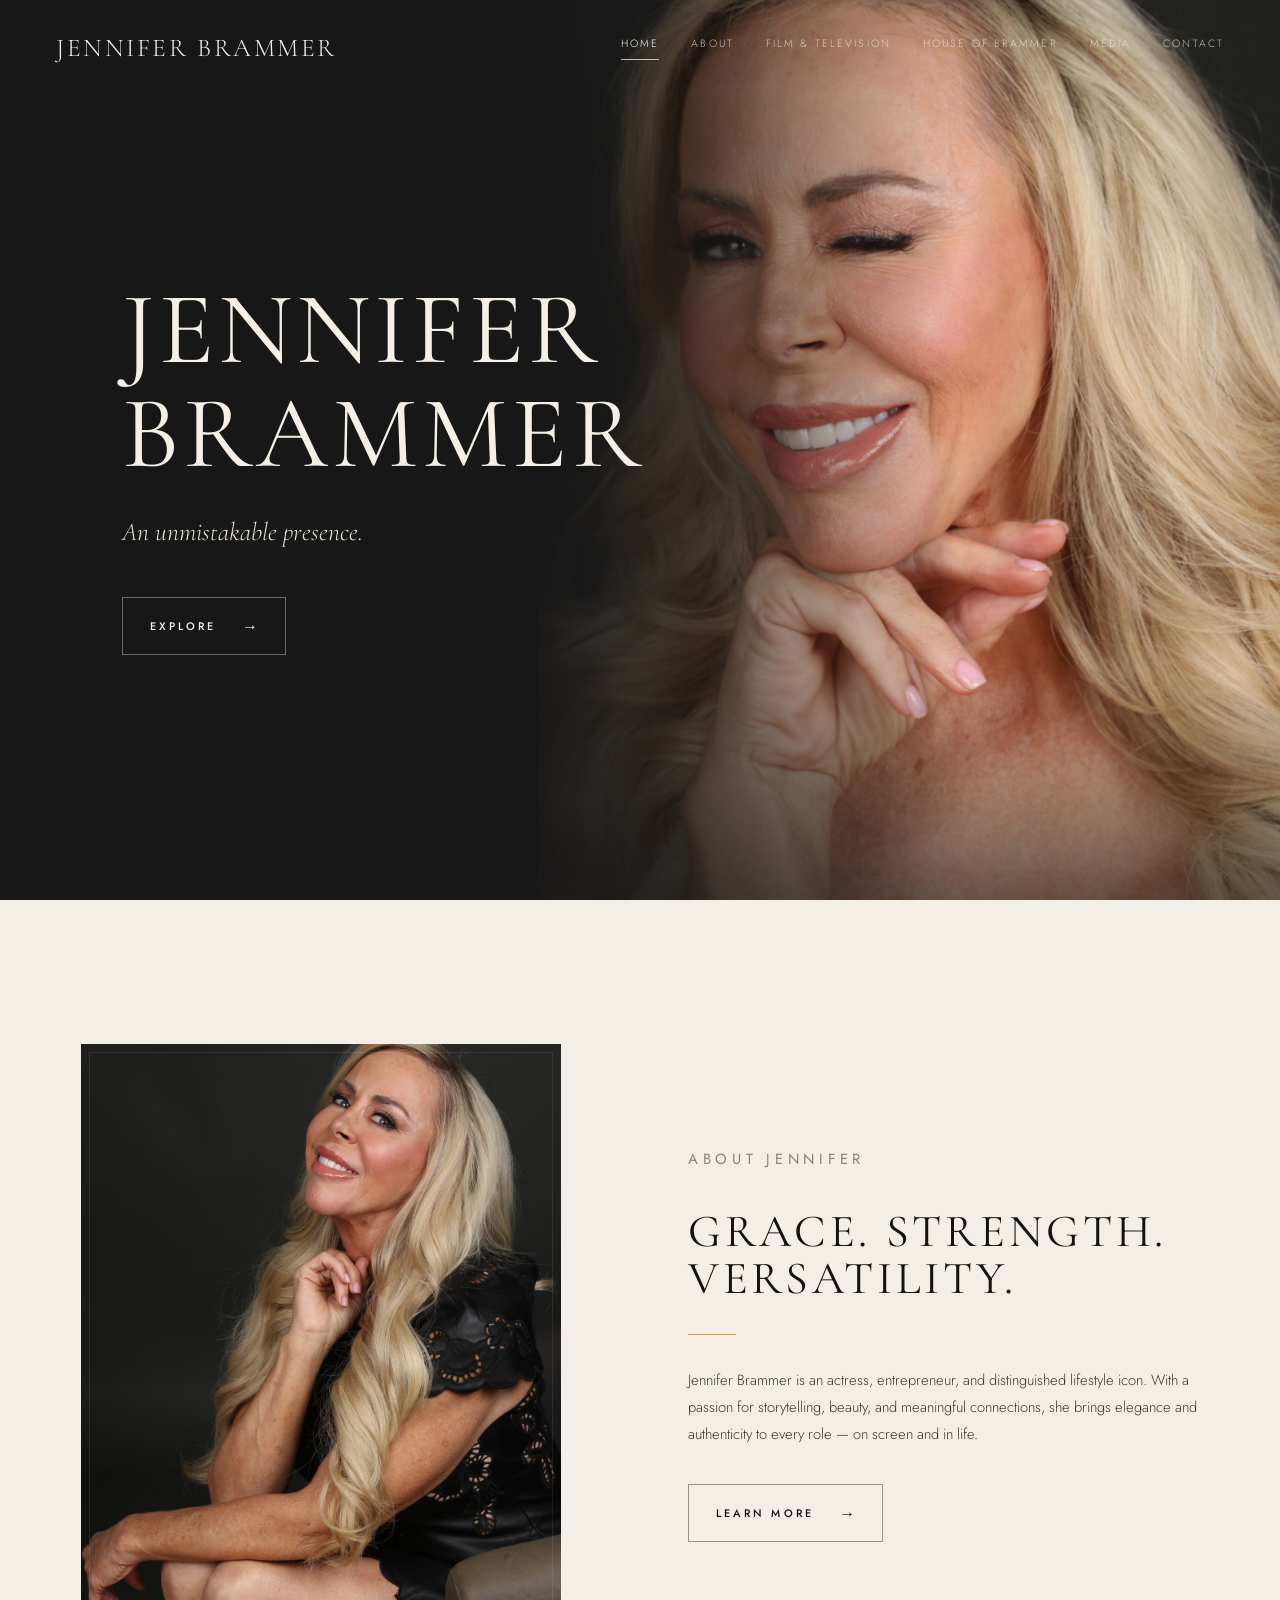
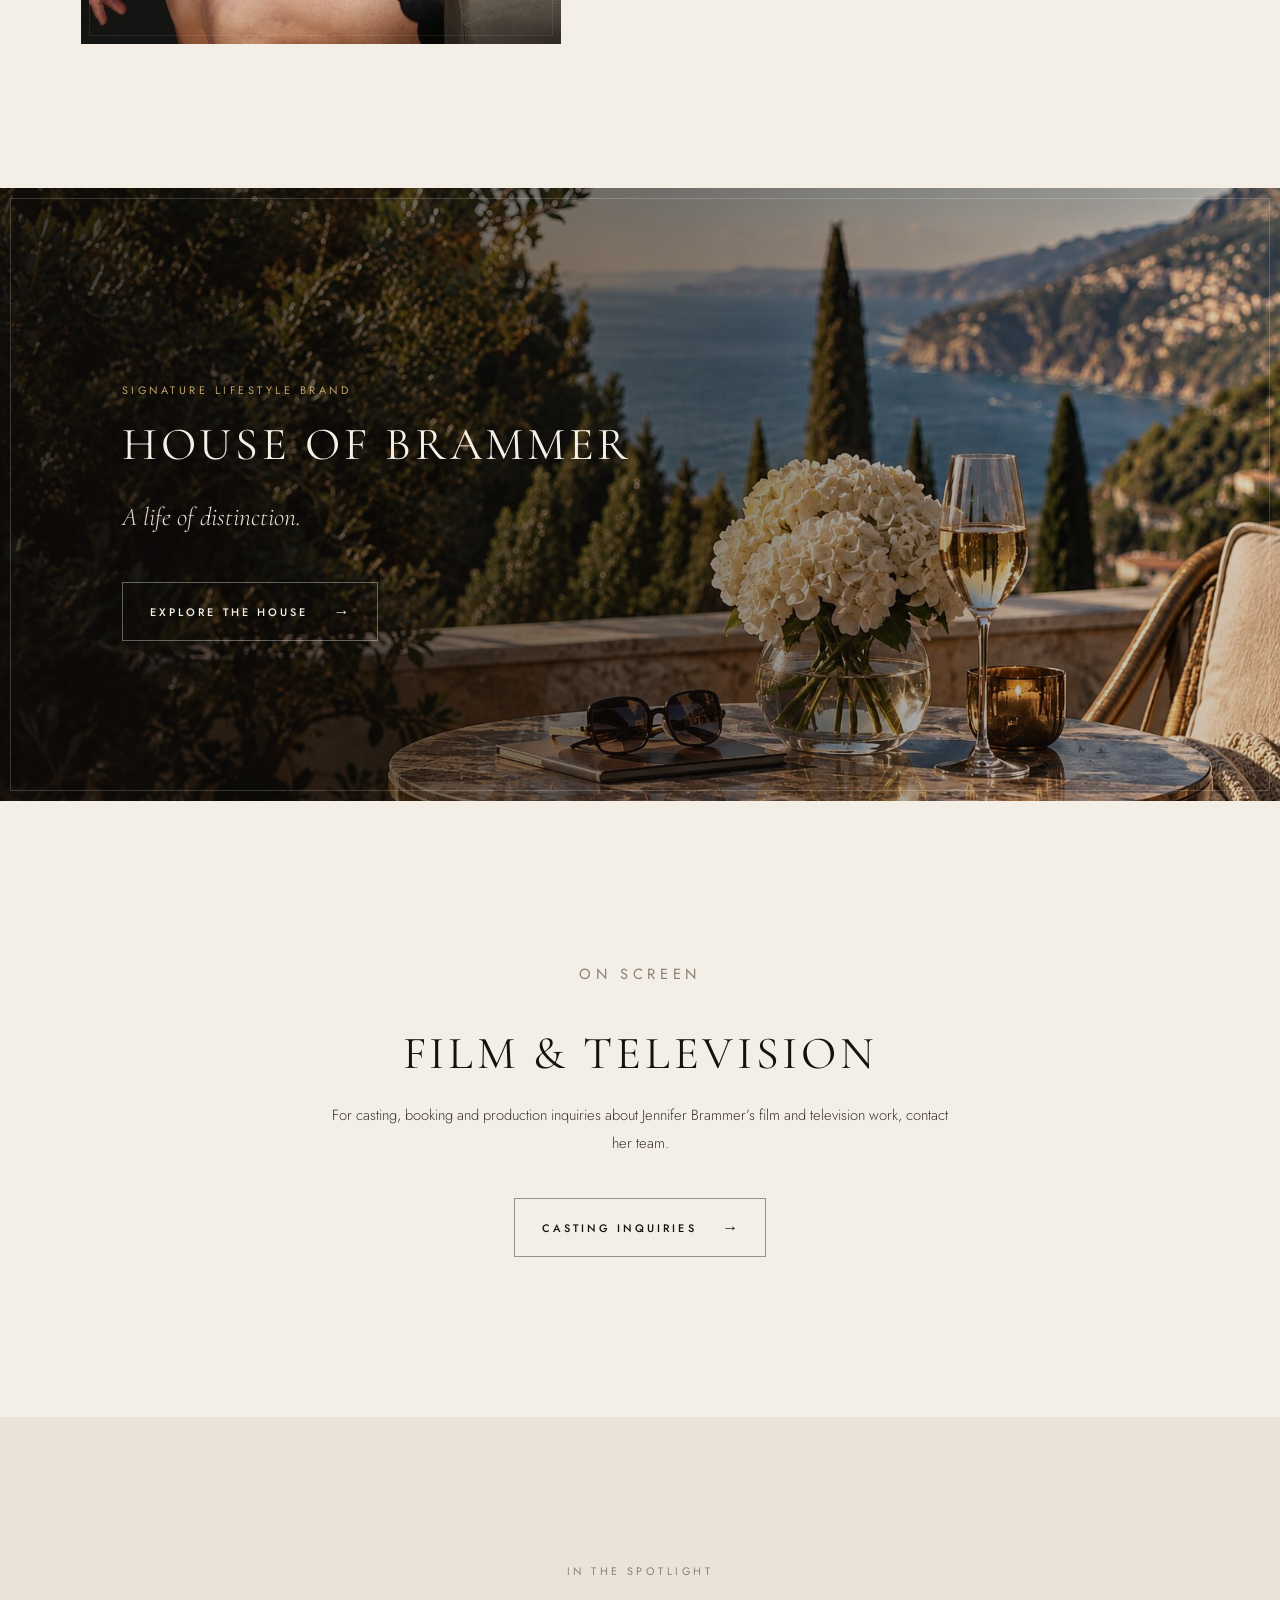
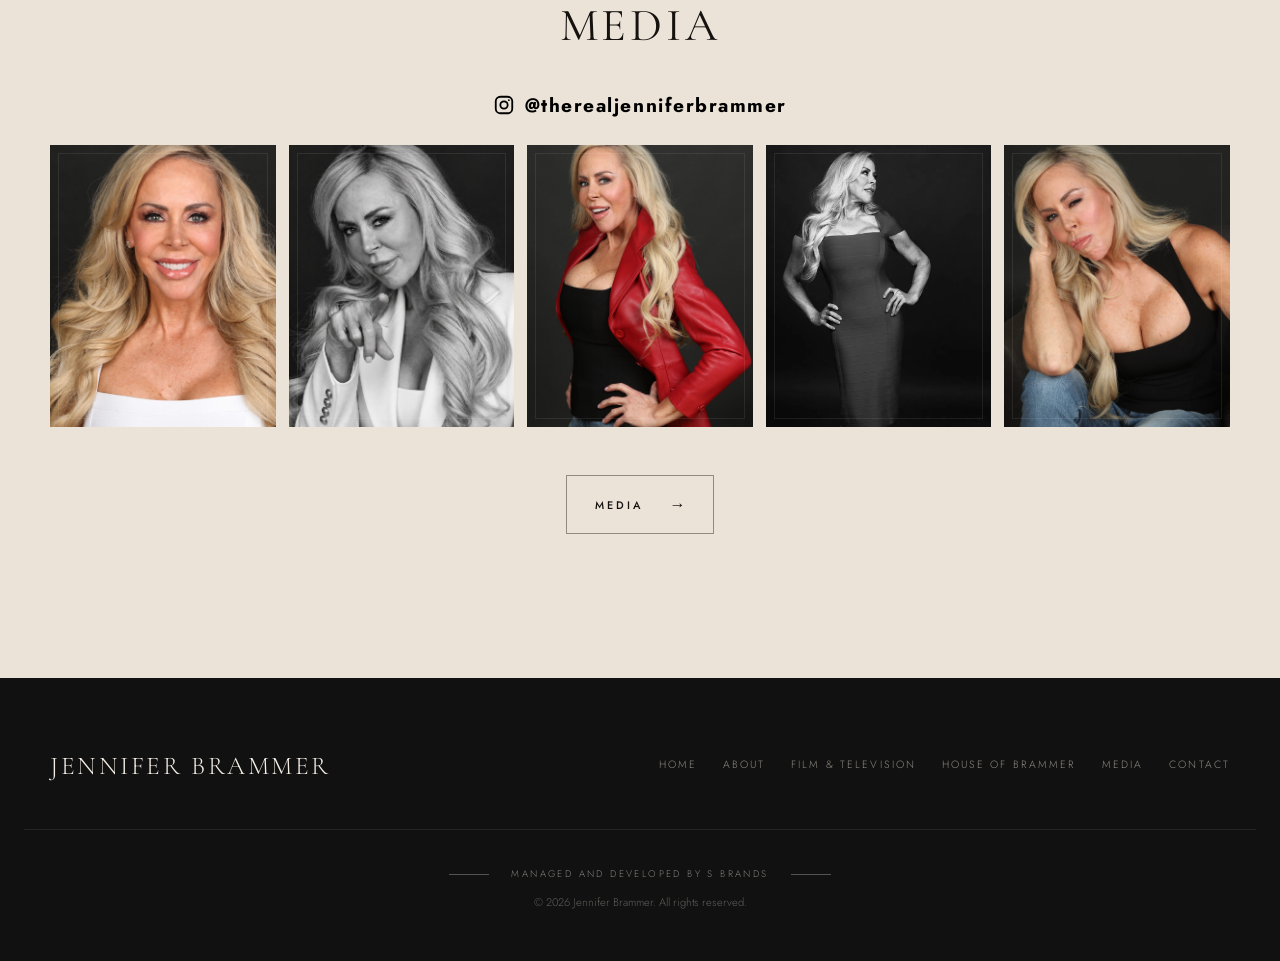
<file: index.html>
<!DOCTYPE html>
<html lang="en">
<head>
  <meta charset="utf-8">
  <meta name="viewport" content="width=device-width, initial-scale=1">
  <title>Jennifer Brammer | Actress &amp; Entrepreneur</title>
  <meta name="description" content="Official website of Jennifer Brammer — actress, entrepreneur and founder of the lifestyle brand House of Brammer. Film & television, media and contact.">
  <link rel="canonical" href="https://jenniferbrammer.com/">
  <meta property="og:type" content="website">
  <meta property="og:site_name" content="Jennifer Brammer">
  <meta property="og:title" content="Jennifer Brammer | Actress &amp; Entrepreneur">
  <meta property="og:description" content="Official website of Jennifer Brammer — actress, entrepreneur and founder of the lifestyle brand House of Brammer. Film & television, media and contact.">
  <meta property="og:url" content="https://jenniferbrammer.com/">
  <meta property="og:image" content="https://jenniferbrammer.com/images/og-image.jpg">
  <meta property="og:image:width" content="1200">
  <meta property="og:image:height" content="630">
  <meta property="og:image:alt" content="Jennifer Brammer">
  <meta name="twitter:card" content="summary_large_image">
  <meta name="twitter:title" content="Jennifer Brammer | Actress &amp; Entrepreneur">
  <meta name="twitter:description" content="Official website of Jennifer Brammer — actress, entrepreneur and founder of the lifestyle brand House of Brammer. Film & television, media and contact.">
  <meta name="twitter:image" content="https://jenniferbrammer.com/images/og-image.jpg">
  <script type="application/ld+json">
{
  "@context": "https://schema.org",
  "@graph": [
    {
      "@type": "Person",
      "@id": "https://jenniferbrammer.com/#person",
      "name": "Jennifer Brammer",
      "url": "https://jenniferbrammer.com/",
      "image": "https://jenniferbrammer.com/images/hero-jennifer.jpg",
      "jobTitle": [
        "Actress",
        "Entrepreneur"
      ],
      "description": "Jennifer Brammer is an actress, entrepreneur, and distinguished lifestyle icon.",
      "brand": {
        "@type": "Brand",
        "name": "House of Brammer",
        "url": "https://jenniferbrammer.com/house-of-brammer"
      },
      "sameAs": [
        "https://www.instagram.com/therealjenniferbrammer"
      ]
    },
    {
      "@type": "WebSite",
      "@id": "https://jenniferbrammer.com/#website",
      "name": "Jennifer Brammer",
      "url": "https://jenniferbrammer.com/",
      "publisher": {
        "@id": "https://jenniferbrammer.com/#person"
      }
    }
  ]
}
  </script>
  <link rel="preconnect" href="https://fonts.googleapis.com">
  <link rel="preconnect" href="https://fonts.gstatic.com" crossorigin>
  <link href="https://fonts.googleapis.com/css2?family=Cormorant+Garamond:ital,wght@0,400;0,500;1,400&family=Jost:wght@300;400;500;700&display=swap" rel="stylesheet">
  <link rel="icon" href="/favicon.ico" sizes="any">
  <link rel="icon" type="image/png" sizes="32x32" href="/favicon-32x32.png">
  <link rel="apple-touch-icon" href="/apple-touch-icon.png">
  <link rel="stylesheet" href="/styles.css">
</head>
<body>

  <header class="site-header" id="top">
    <a href="/" class="logo">Jennifer Brammer</a>
    <button class="menu-toggle" aria-label="Open menu" aria-expanded="false">
      <span></span><span></span>
    </button>
    <nav class="main-nav">
      <a href="/" class="active" aria-current="page">Home</a>
      <a href="/about">About</a>
      <a href="/film-television">Film &amp; Television</a>
      <a href="/house-of-brammer">House of Brammer</a>
      <a href="/media">Media</a>
      <a href="/contact">Contact</a>
    </nav>
  </header>

  <main>
    <!-- Hero -->
    <section class="hero dark">
      <img class="hero-img" src="/images/hero-jennifer.jpg" alt="Jennifer Brammer" width="1600" height="2400" fetchpriority="high">
      <div class="hero-shade"></div>
      <div class="container hero-content">
        <h1>Jennifer<br>Brammer</h1>
        <p class="tagline">An unmistakable presence.</p>
        <a href="#about" class="btn light">Explore <span class="arrow">→</span></a>
      </div>
    </section>

    <!-- About -->
    <section class="about cream" id="about">
      <div class="container about-grid">
        <div class="photo about-photo">
          <img src="/images/jennifer-about.jpg" alt="Portrait of Jennifer Brammer" width="1200" height="1800" loading="lazy">
        </div>
        <div class="about-text">
          <p class="eyebrow">About Jennifer</p>
          <h2>Grace. Strength.<br>Versatility.</h2>
          <hr class="rule">
          <p>Jennifer Brammer is an actress, entrepreneur, and distinguished lifestyle icon. With a passion for storytelling, beauty, and meaningful connections, she brings elegance and authenticity to every role — on screen and in life.</p>
          <a href="/about" class="btn">Learn More <span class="arrow">→</span></a>
        </div>
      </div>
    </section>

    <!-- Society -->
    <section class="society dark" id="society">
      <img class="section-bg" src="/images/house-of-brammer.jpg" alt="Golden hour terrace overlooking the sea" width="1671" height="941" loading="lazy">
      <div class="section-shade"></div>
      <div class="frame"></div>
      <div class="container society-content">
        <p class="eyebrow gold">Signature Lifestyle Brand</p>
        <h2>House of Brammer</h2>
        <p class="tagline">A life of distinction.</p>
        <a href="/house-of-brammer" class="btn light">Explore the House <span class="arrow">→</span></a>
      </div>
    </section>

    <!-- Film & TV -->
    <section class="film cream center" id="film">
      <div class="container narrow">
        <p class="eyebrow">On Screen</p>
        <h2>Film &amp; Television</h2>
        <p>For casting, booking and production inquiries about Jennifer Brammer’s film and television work, contact her team.</p>
        <a href="/contact?type=casting" class="btn">Casting Inquiries <span class="arrow">→</span></a>
      </div>
    </section>

    <!-- Media -->
    <section class="gallery sand center" id="gallery">
      <div class="container">
        <p class="eyebrow">In the Spotlight</p>
        <h2>Media</h2>
        <div class="ig-row"><a class="ig-link" href="https://www.instagram.com/therealjenniferbrammer" target="_blank" rel="noopener noreferrer" aria-label="Jennifer Brammer on Instagram (opens in a new tab)"><svg viewBox="0 0 24 24" width="22" height="22" aria-hidden="true"><rect x="3" y="3" width="18" height="18" rx="5" fill="none" stroke="currentColor" stroke-width="2"/><circle cx="12" cy="12" r="4" fill="none" stroke="currentColor" stroke-width="2"/><circle cx="17.3" cy="6.7" r="1" fill="currentColor"/></svg>@therealjenniferbrammer</a></div>
        <div class="gallery-grid">
          <div class="photo gallery-media"><img src="/images/gallery-01.jpg" alt="Portrait of Jennifer Brammer" width="1000" height="1500" loading="lazy" style="object-position: center 20%;"></div>
          <div class="photo gallery-media"><img src="/images/gallery-02.jpg" alt="Black and white portrait of Jennifer Brammer in a white suit" width="933" height="1400" loading="lazy" style="object-position: center 15%;"></div>
          <div class="photo gallery-media"><img src="/images/gallery-05.jpg" alt="Jennifer Brammer in a red leather jacket" width="933" height="1400" loading="lazy" style="object-position: center 15%;"></div>
          <div class="photo gallery-media"><video src="/videos/gallery-04.mp4" poster="/images/gallery-04-poster.jpg" autoplay muted loop playsinline preload="metadata" aria-label="Jennifer Brammer lifestyle video"></video></div>
          <div class="photo gallery-media wide-mobile"><img src="/images/gallery-03.jpg" alt="Jennifer Brammer seated in a black top and jeans" width="933" height="1400" loading="lazy" style="object-position: center 15%;"></div>
        </div>
        <div class="btn-row">
          <a href="/media" class="btn">Media <span class="arrow">→</span></a>
        </div>
      </div>
    </section>
  </main>

  <footer class="site-footer">
    <div class="container footer-top">
      <a href="/" class="logo">Jennifer Brammer</a>
      <nav class="footer-nav">
        <a href="/">Home</a>
        <a href="/about">About</a>
        <a href="/film-television">Film &amp; Television</a>
        <a href="/house-of-brammer">House of Brammer</a>
        <a href="/media">Media</a>
        <a href="/contact">Contact</a>
      </nav>
    </div>
    <div class="footer-bottom">
      <p class="credit"><span class="line"></span>Managed and Developed by S Brands<span class="line"></span></p>
      <p class="copy">© <span id="year">2026</span> Jennifer Brammer. All rights reserved.</p>
    </div>
  </footer>

  <script src="/main.js"></script>
</body>
</html>
</file>
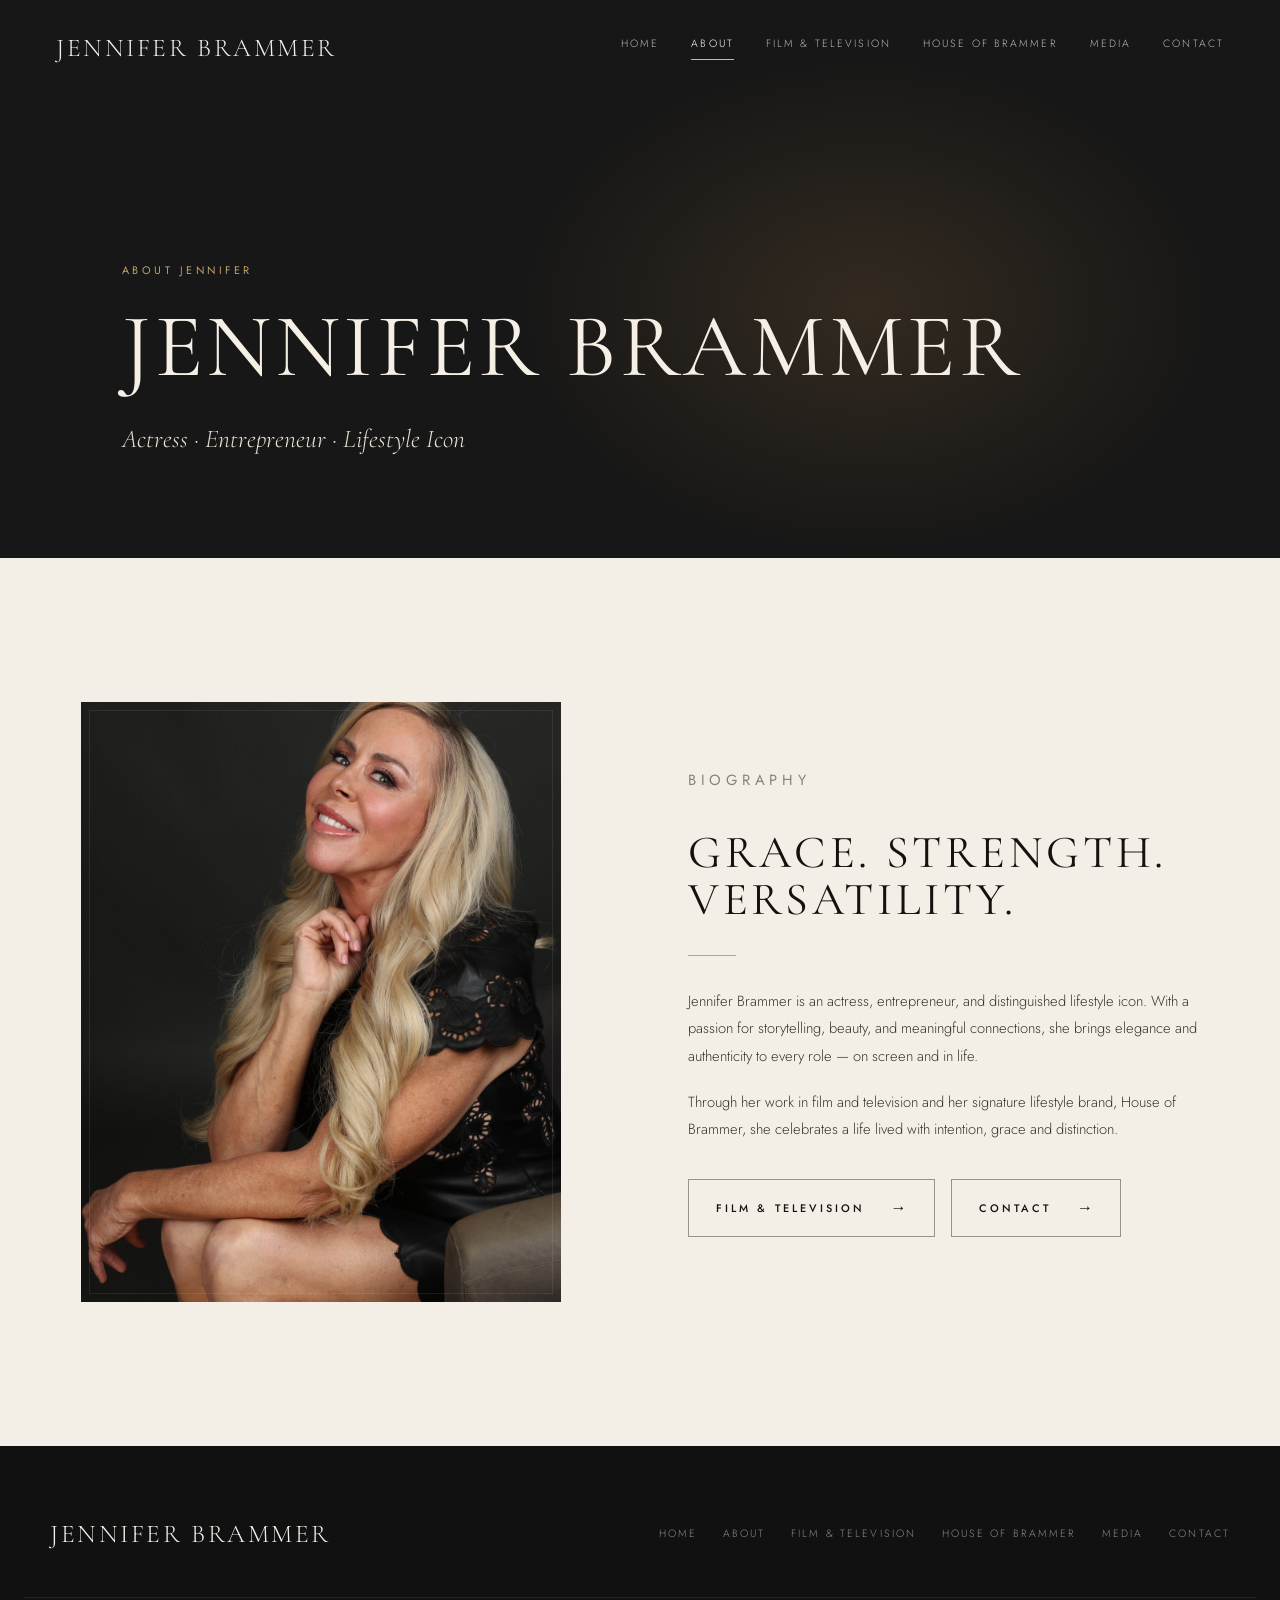
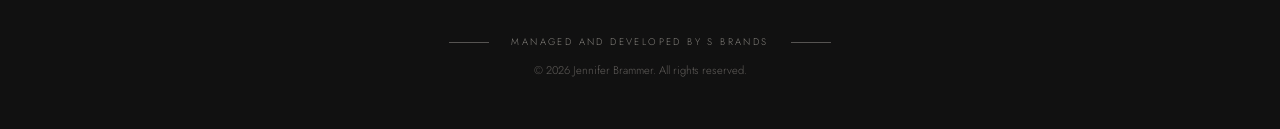
<file: about.html>
<!DOCTYPE html>
<html lang="en">
<head>
  <meta charset="utf-8">
  <meta name="viewport" content="width=device-width, initial-scale=1">
  <title>About Jennifer Brammer | Actress &amp; Entrepreneur</title>
  <meta name="description" content="Biography of Jennifer Brammer — actress, entrepreneur and founder of House of Brammer, bringing elegance and authenticity to every role.">
  <link rel="canonical" href="https://jenniferbrammer.com/about">
  <meta property="og:type" content="profile">
  <meta property="og:site_name" content="Jennifer Brammer">
  <meta property="og:title" content="About Jennifer Brammer | Actress &amp; Entrepreneur">
  <meta property="og:description" content="Biography of Jennifer Brammer — actress, entrepreneur and founder of House of Brammer, bringing elegance and authenticity to every role.">
  <meta property="og:url" content="https://jenniferbrammer.com/about">
  <meta property="og:image" content="https://jenniferbrammer.com/images/og-image.jpg">
  <meta property="og:image:width" content="1200">
  <meta property="og:image:height" content="630">
  <meta property="og:image:alt" content="Jennifer Brammer">
  <meta name="twitter:card" content="summary_large_image">
  <meta name="twitter:title" content="About Jennifer Brammer | Actress &amp; Entrepreneur">
  <meta name="twitter:description" content="Biography of Jennifer Brammer — actress, entrepreneur and founder of House of Brammer, bringing elegance and authenticity to every role.">
  <meta name="twitter:image" content="https://jenniferbrammer.com/images/og-image.jpg">
  <script type="application/ld+json">
{
  "@context": "https://schema.org",
  "@graph": [
    {
      "@type": "Person",
      "@id": "https://jenniferbrammer.com/#person",
      "name": "Jennifer Brammer",
      "url": "https://jenniferbrammer.com/",
      "image": "https://jenniferbrammer.com/images/hero-jennifer.jpg",
      "jobTitle": [
        "Actress",
        "Entrepreneur"
      ],
      "description": "Jennifer Brammer is an actress, entrepreneur, and distinguished lifestyle icon.",
      "brand": {
        "@type": "Brand",
        "name": "House of Brammer",
        "url": "https://jenniferbrammer.com/house-of-brammer"
      },
      "sameAs": [
        "https://www.instagram.com/therealjenniferbrammer"
      ]
    },
    {
      "@type": "WebSite",
      "@id": "https://jenniferbrammer.com/#website",
      "name": "Jennifer Brammer",
      "url": "https://jenniferbrammer.com/",
      "publisher": {
        "@id": "https://jenniferbrammer.com/#person"
      }
    }
  ]
}
  </script>
  <link rel="preconnect" href="https://fonts.googleapis.com">
  <link rel="preconnect" href="https://fonts.gstatic.com" crossorigin>
  <link href="https://fonts.googleapis.com/css2?family=Cormorant+Garamond:ital,wght@0,400;0,500;1,400&family=Jost:wght@300;400;500;700&display=swap" rel="stylesheet">
  <link rel="icon" href="/favicon.ico" sizes="any">
  <link rel="icon" type="image/png" sizes="32x32" href="/favicon-32x32.png">
  <link rel="apple-touch-icon" href="/apple-touch-icon.png">
  <link rel="stylesheet" href="/styles.css">
</head>
<body>

  <header class="site-header" id="top">
    <a href="/" class="logo">Jennifer Brammer</a>
    <button class="menu-toggle" aria-label="Open menu" aria-expanded="false">
      <span></span><span></span>
    </button>
    <nav class="main-nav">
        <a href="/">Home</a>
        <a href="/about" class="active" aria-current="page">About</a>
        <a href="/film-television">Film &amp; Television</a>
        <a href="/house-of-brammer">House of Brammer</a>
        <a href="/media">Media</a>
        <a href="/contact">Contact</a>
    </nav>
  </header>

  <main>
    <section class="page-hero dark">
      <div class="glow"></div>
      <div class="container page-hero-content">
        <p class="eyebrow gold">About Jennifer</p>
        <h1>Jennifer Brammer</h1>
        <p class="tagline">Actress · Entrepreneur · Lifestyle Icon</p>
      </div>
    </section>

    <section class="about cream">
      <div class="container about-grid">
        <div class="photo about-photo">
          <img src="/images/jennifer-about.jpg" alt="Portrait of Jennifer Brammer" width="1200" height="1800">
        </div>
        <div class="about-text">
          <p class="eyebrow">Biography</p>
          <h2>Grace. Strength.<br>Versatility.</h2>
          <hr class="rule">
          <p>Jennifer Brammer is an actress, entrepreneur, and distinguished lifestyle icon. With a passion for storytelling, beauty, and meaningful connections, she brings elegance and authenticity to every role — on screen and in life.</p>
          <p>Through her work in film and television and her signature lifestyle brand, House of Brammer, she celebrates a life lived with intention, grace and distinction.</p>
          <div class="btn-row left">
            <a href="/film-television" class="btn">Film &amp; Television <span class="arrow">→</span></a>
            <a href="/contact" class="btn">Contact <span class="arrow">→</span></a>
          </div>
        </div>
      </div>
    </section>
  </main>

  <footer class="site-footer">
    <div class="container footer-top">
      <a href="/" class="logo">Jennifer Brammer</a>
      <nav class="footer-nav">
        <a href="/">Home</a>
        <a href="/about">About</a>
        <a href="/film-television">Film &amp; Television</a>
        <a href="/house-of-brammer">House of Brammer</a>
        <a href="/media">Media</a>
        <a href="/contact">Contact</a>
      </nav>
    </div>
    <div class="footer-bottom">
      <p class="credit"><span class="line"></span>Managed and Developed by S Brands<span class="line"></span></p>
      <p class="copy">© <span id="year">2026</span> Jennifer Brammer. All rights reserved.</p>
    </div>
  </footer>

  <script src="/main.js"></script>
</body>
</html>
</file>
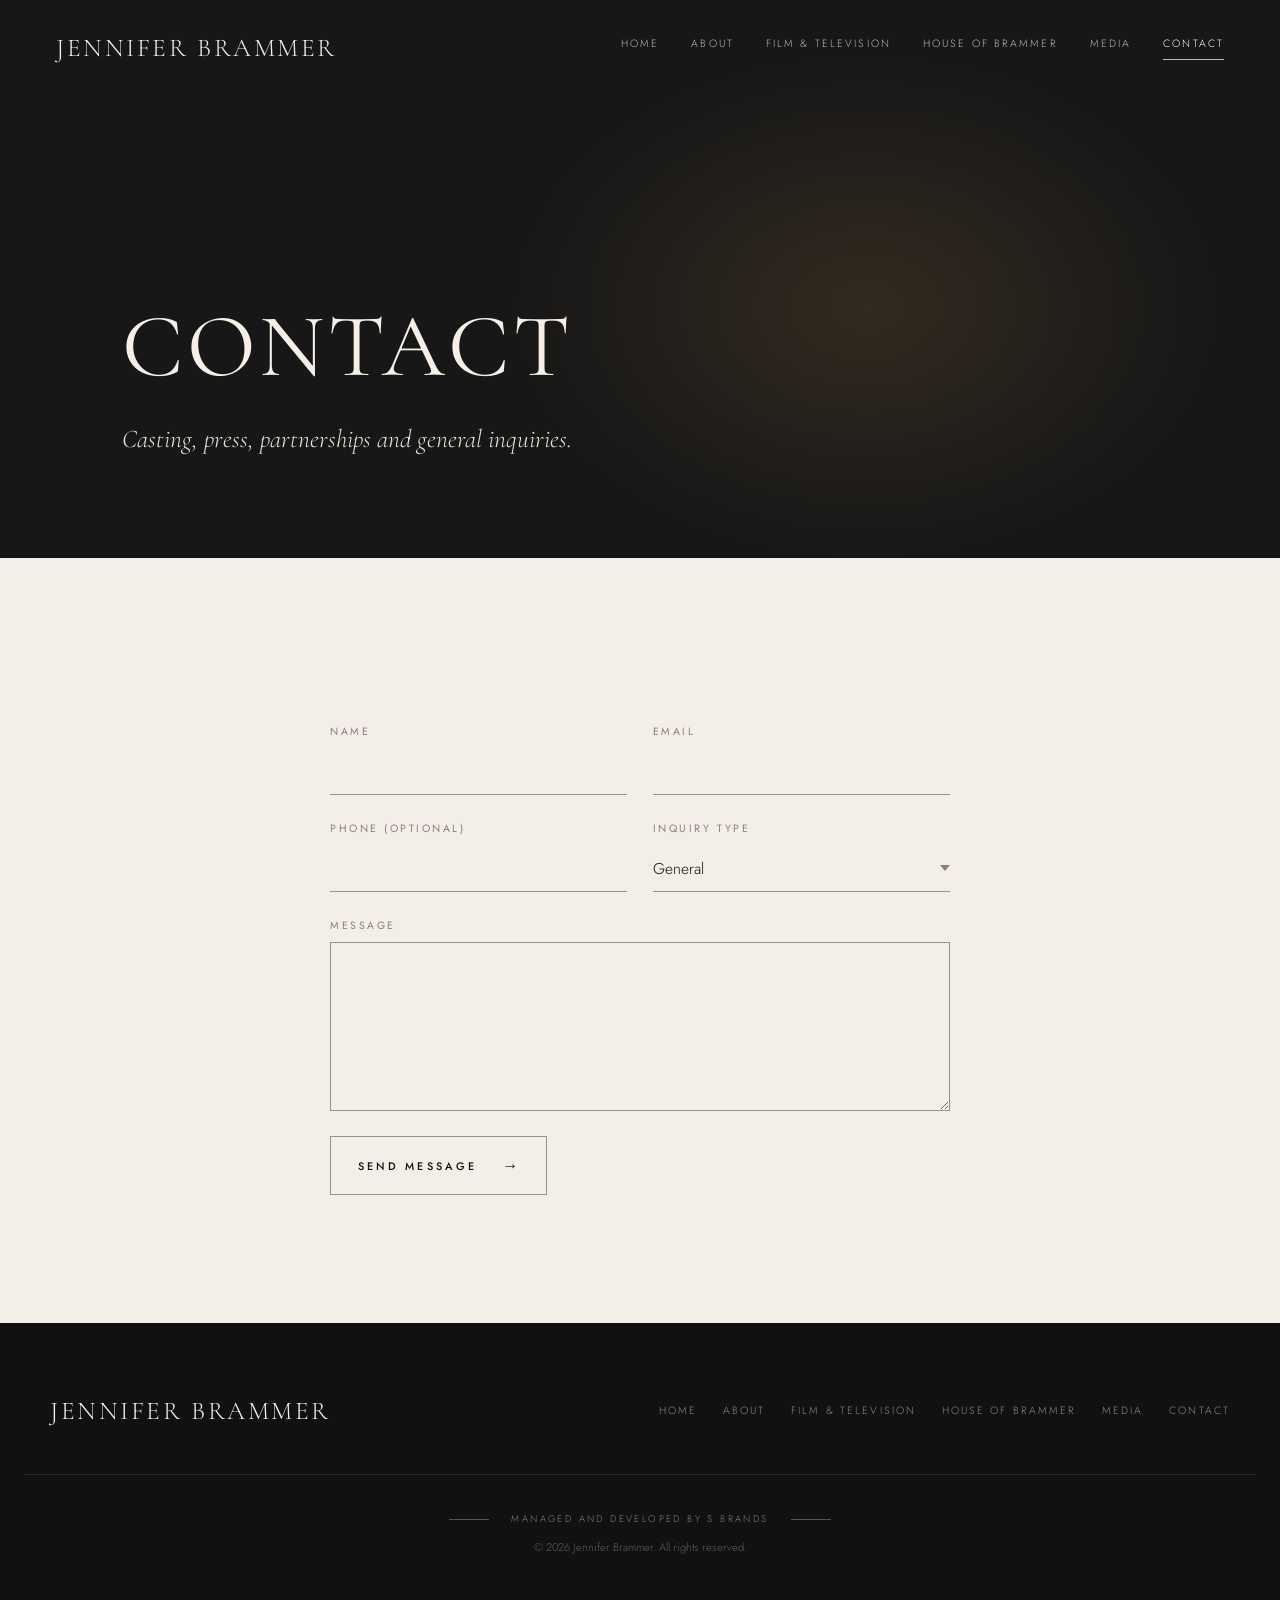
<file: contact.html>
<!DOCTYPE html>
<html lang="en">
<head>
  <meta charset="utf-8">
  <meta name="viewport" content="width=device-width, initial-scale=1">
  <title>Contact | Jennifer Brammer</title>
  <meta name="description" content="Contact Jennifer Brammer for casting, press, partnerships and general inquiries.">
  <link rel="canonical" href="https://jenniferbrammer.com/contact">
  <meta property="og:type" content="website">
  <meta property="og:site_name" content="Jennifer Brammer">
  <meta property="og:title" content="Contact | Jennifer Brammer">
  <meta property="og:description" content="Contact Jennifer Brammer for casting, press, partnerships and general inquiries.">
  <meta property="og:url" content="https://jenniferbrammer.com/contact">
  <meta property="og:image" content="https://jenniferbrammer.com/images/og-image.jpg">
  <meta property="og:image:width" content="1200">
  <meta property="og:image:height" content="630">
  <meta property="og:image:alt" content="Jennifer Brammer">
  <meta name="twitter:card" content="summary_large_image">
  <meta name="twitter:title" content="Contact | Jennifer Brammer">
  <meta name="twitter:description" content="Contact Jennifer Brammer for casting, press, partnerships and general inquiries.">
  <meta name="twitter:image" content="https://jenniferbrammer.com/images/og-image.jpg">
  <link rel="preconnect" href="https://fonts.googleapis.com">
  <link rel="preconnect" href="https://fonts.gstatic.com" crossorigin>
  <link href="https://fonts.googleapis.com/css2?family=Cormorant+Garamond:ital,wght@0,400;0,500;1,400&family=Jost:wght@300;400;500;700&display=swap" rel="stylesheet">
  <link rel="icon" href="/favicon.ico" sizes="any">
  <link rel="icon" type="image/png" sizes="32x32" href="/favicon-32x32.png">
  <link rel="apple-touch-icon" href="/apple-touch-icon.png">
  <link rel="stylesheet" href="/styles.css">
</head>
<body>

  <header class="site-header" id="top">
    <a href="/" class="logo">Jennifer Brammer</a>
    <button class="menu-toggle" aria-label="Open menu" aria-expanded="false">
      <span></span><span></span>
    </button>
    <nav class="main-nav">
        <a href="/">Home</a>
        <a href="/about">About</a>
        <a href="/film-television">Film &amp; Television</a>
        <a href="/house-of-brammer">House of Brammer</a>
        <a href="/media">Media</a>
        <a href="/contact" class="active" aria-current="page">Contact</a>
    </nav>
  </header>

  <main>
    <section class="page-hero dark">
      <div class="glow"></div>
      <div class="container page-hero-content">
        <h1>Contact</h1>
        <p class="tagline">Casting, press, partnerships and general inquiries.</p>
      </div>
    </section>

    <section class="section cream">
      <div class="container narrow">
        <form name="contact" method="POST" action="/thank-you" data-netlify="true" netlify-honeypot="bot-field" class="form">
          <input type="hidden" name="subject" value="New inquiry from jenniferbrammer.com">
          <p class="hidden-field"><label>Leave this field empty: <input name="bot-field" tabindex="-1" autocomplete="off"></label></p>
          <div class="form-row">
            <label class="field"><span>Name</span><input type="text" name="name" autocomplete="name" required></label>
            <label class="field"><span>Email</span><input type="email" name="email" autocomplete="email" required></label>
          </div>
          <div class="form-row">
            <label class="field"><span>Phone (optional)</span><input type="tel" name="phone" autocomplete="tel"></label>
            <label class="field"><span>Inquiry type</span>
              <select name="inquiry-type" id="inquiry-type" required>
                <option value="General">General</option>
                <option value="Casting &amp; Booking" data-key="casting">Casting &amp; Booking</option>
                <option value="Press" data-key="press">Press</option>
                <option value="Brand Partnership" data-key="partnership">Brand Partnership</option>
                <option value="House of Brammer" data-key="society">House of Brammer</option>
              </select>
            </label>
          </div>
          <label class="field"><span>Message</span><textarea name="message" rows="6" required></textarea></label>
          <button type="submit" class="btn">Send Message <span class="arrow">→</span></button>
        </form>
      </div>
    </section>
  </main>

  <footer class="site-footer">
    <div class="container footer-top">
      <a href="/" class="logo">Jennifer Brammer</a>
      <nav class="footer-nav">
        <a href="/">Home</a>
        <a href="/about">About</a>
        <a href="/film-television">Film &amp; Television</a>
        <a href="/house-of-brammer">House of Brammer</a>
        <a href="/media">Media</a>
        <a href="/contact">Contact</a>
      </nav>
    </div>
    <div class="footer-bottom">
      <p class="credit"><span class="line"></span>Managed and Developed by S Brands<span class="line"></span></p>
      <p class="copy">© <span id="year">2026</span> Jennifer Brammer. All rights reserved.</p>
    </div>
  </footer>

  <script src="/main.js"></script>
</body>
</html>
</file>
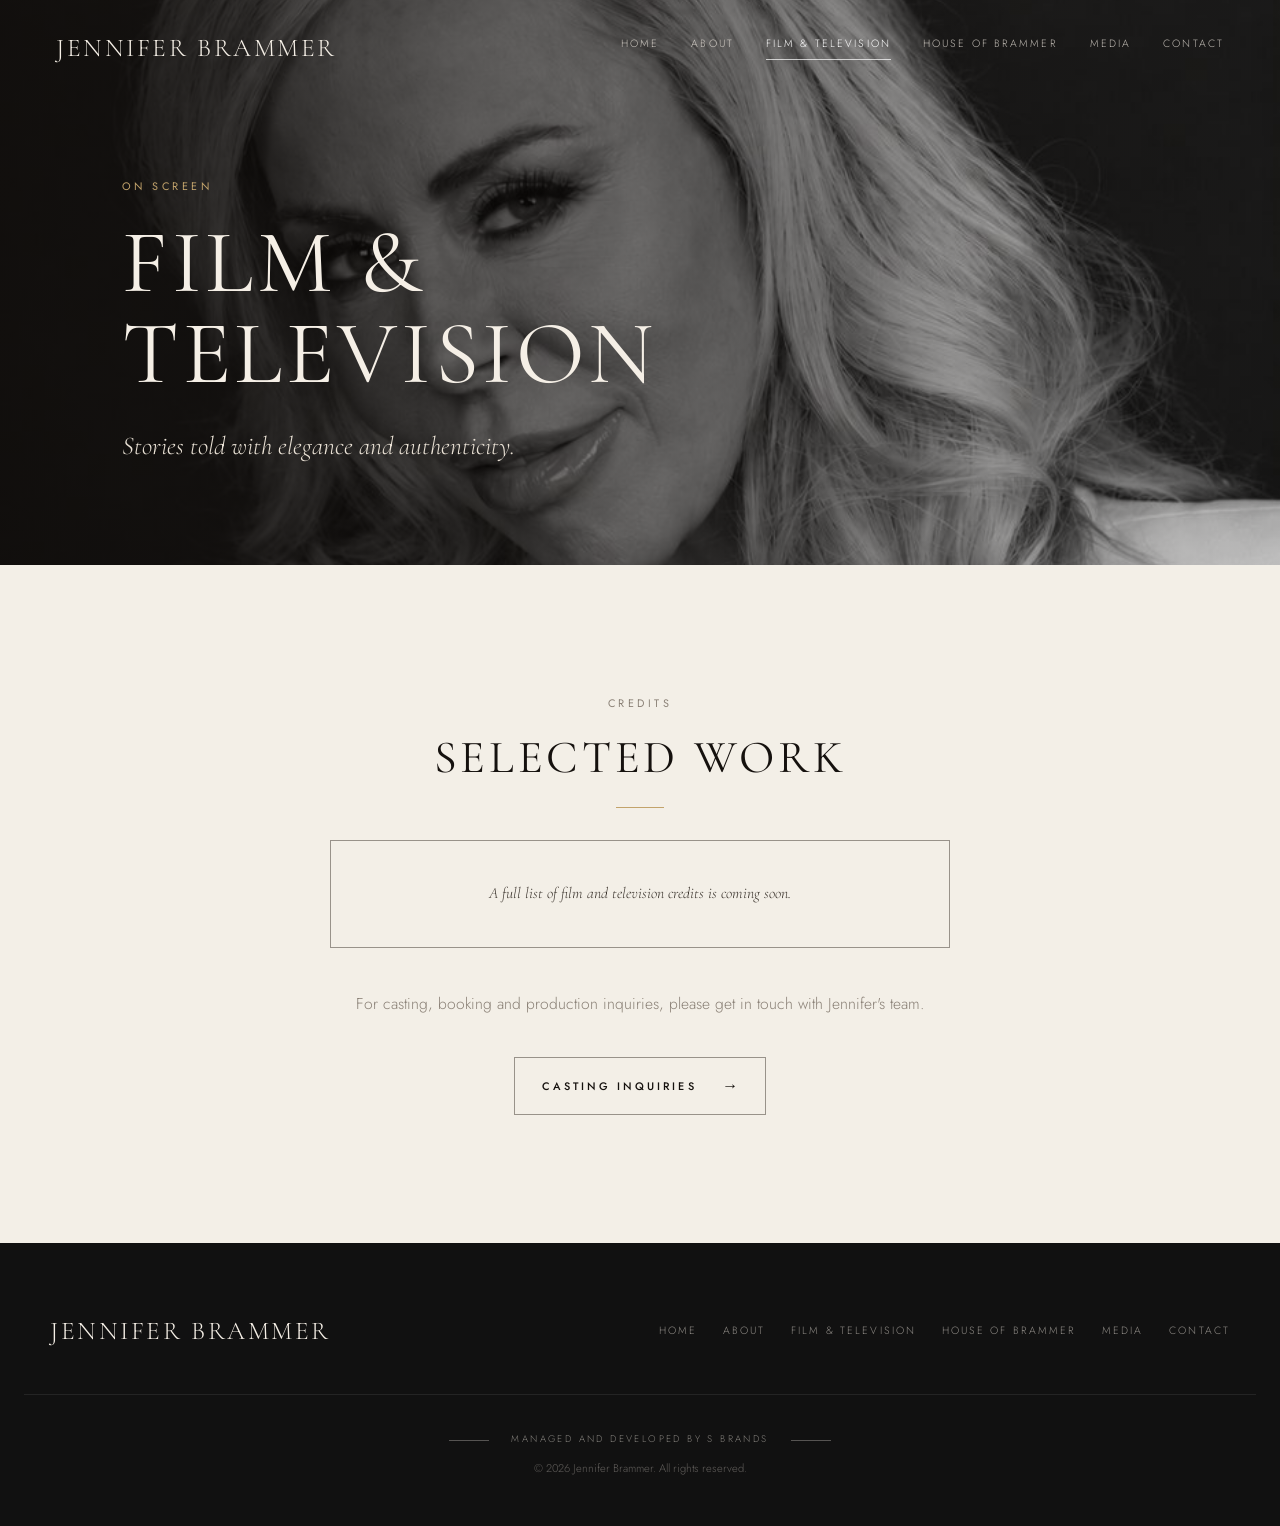
<file: film-television.html>
<!DOCTYPE html>
<html lang="en">
<head>
  <meta charset="utf-8">
  <meta name="viewport" content="width=device-width, initial-scale=1">
  <title>Film &amp; Television | Jennifer Brammer</title>
  <meta name="description" content="Film and television work by actress Jennifer Brammer, plus casting, booking and production inquiries for her team.">
  <link rel="canonical" href="https://jenniferbrammer.com/film-television">
  <meta property="og:type" content="website">
  <meta property="og:site_name" content="Jennifer Brammer">
  <meta property="og:title" content="Film &amp; Television | Jennifer Brammer">
  <meta property="og:description" content="Film and television work by actress Jennifer Brammer, plus casting, booking and production inquiries for her team.">
  <meta property="og:url" content="https://jenniferbrammer.com/film-television">
  <meta property="og:image" content="https://jenniferbrammer.com/images/og-image.jpg">
  <meta property="og:image:width" content="1200">
  <meta property="og:image:height" content="630">
  <meta property="og:image:alt" content="Jennifer Brammer">
  <meta name="twitter:card" content="summary_large_image">
  <meta name="twitter:title" content="Film &amp; Television | Jennifer Brammer">
  <meta name="twitter:description" content="Film and television work by actress Jennifer Brammer, plus casting, booking and production inquiries for her team.">
  <meta name="twitter:image" content="https://jenniferbrammer.com/images/og-image.jpg">
  <link rel="preconnect" href="https://fonts.googleapis.com">
  <link rel="preconnect" href="https://fonts.gstatic.com" crossorigin>
  <link href="https://fonts.googleapis.com/css2?family=Cormorant+Garamond:ital,wght@0,400;0,500;1,400&family=Jost:wght@300;400;500;700&display=swap" rel="stylesheet">
  <link rel="icon" href="/favicon.ico" sizes="any">
  <link rel="icon" type="image/png" sizes="32x32" href="/favicon-32x32.png">
  <link rel="apple-touch-icon" href="/apple-touch-icon.png">
  <link rel="stylesheet" href="/styles.css">
</head>
<body>

  <header class="site-header" id="top">
    <a href="/" class="logo">Jennifer Brammer</a>
    <button class="menu-toggle" aria-label="Open menu" aria-expanded="false">
      <span></span><span></span>
    </button>
    <nav class="main-nav">
        <a href="/">Home</a>
        <a href="/about">About</a>
        <a href="/film-television" class="active" aria-current="page">Film &amp; Television</a>
        <a href="/house-of-brammer">House of Brammer</a>
        <a href="/media">Media</a>
        <a href="/contact">Contact</a>
    </nav>
  </header>

  <main>
    <section class="page-hero dark">
      <img class="section-bg" src="/images/gallery-02.jpg" alt="Black and white portrait of Jennifer Brammer in a white suit" style="object-position: center 20%;">
      <div class="section-shade"></div>
      <div class="container page-hero-content">
        <p class="eyebrow gold">On Screen</p>
        <h1>Film &amp;<br>Television</h1>
        <p class="tagline">Stories told with elegance and authenticity.</p>
      </div>
    </section>

    <section class="section cream">
      <div class="container narrow center">
        <p class="eyebrow">Credits</p>
        <h2>Selected Work</h2>
        <hr class="rule centered">
        <div class="empty-note">
          <p>A full list of film and television credits is coming soon.</p>
        </div>
        <p class="muted-copy">For casting, booking and production inquiries, please get in touch with Jennifer's team.</p>
        <a href="/contact?type=casting" class="btn">Casting Inquiries <span class="arrow">→</span></a>
      </div>
    </section>
  </main>

  <footer class="site-footer">
    <div class="container footer-top">
      <a href="/" class="logo">Jennifer Brammer</a>
      <nav class="footer-nav">
        <a href="/">Home</a>
        <a href="/about">About</a>
        <a href="/film-television">Film &amp; Television</a>
        <a href="/house-of-brammer">House of Brammer</a>
        <a href="/media">Media</a>
        <a href="/contact">Contact</a>
      </nav>
    </div>
    <div class="footer-bottom">
      <p class="credit"><span class="line"></span>Managed and Developed by S Brands<span class="line"></span></p>
      <p class="copy">© <span id="year">2026</span> Jennifer Brammer. All rights reserved.</p>
    </div>
  </footer>

  <script src="/main.js"></script>
</body>
</html>
</file>
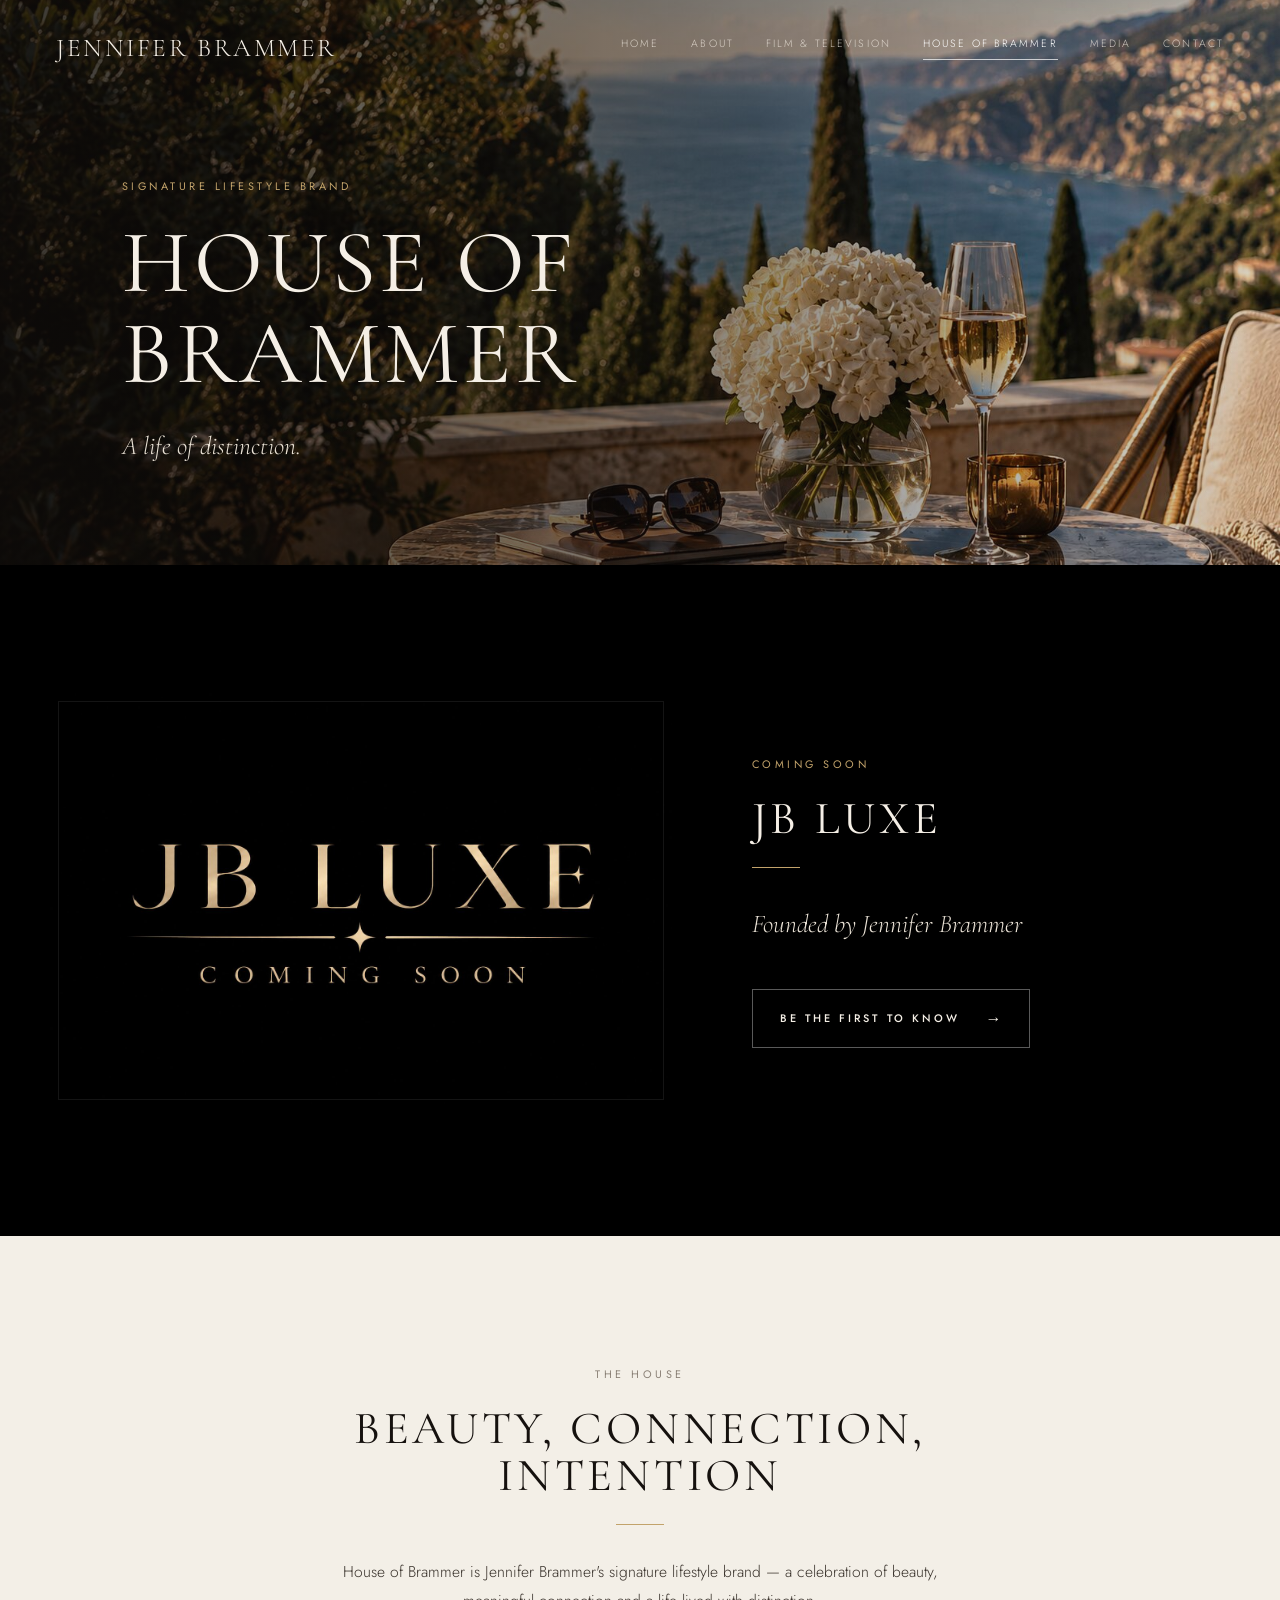
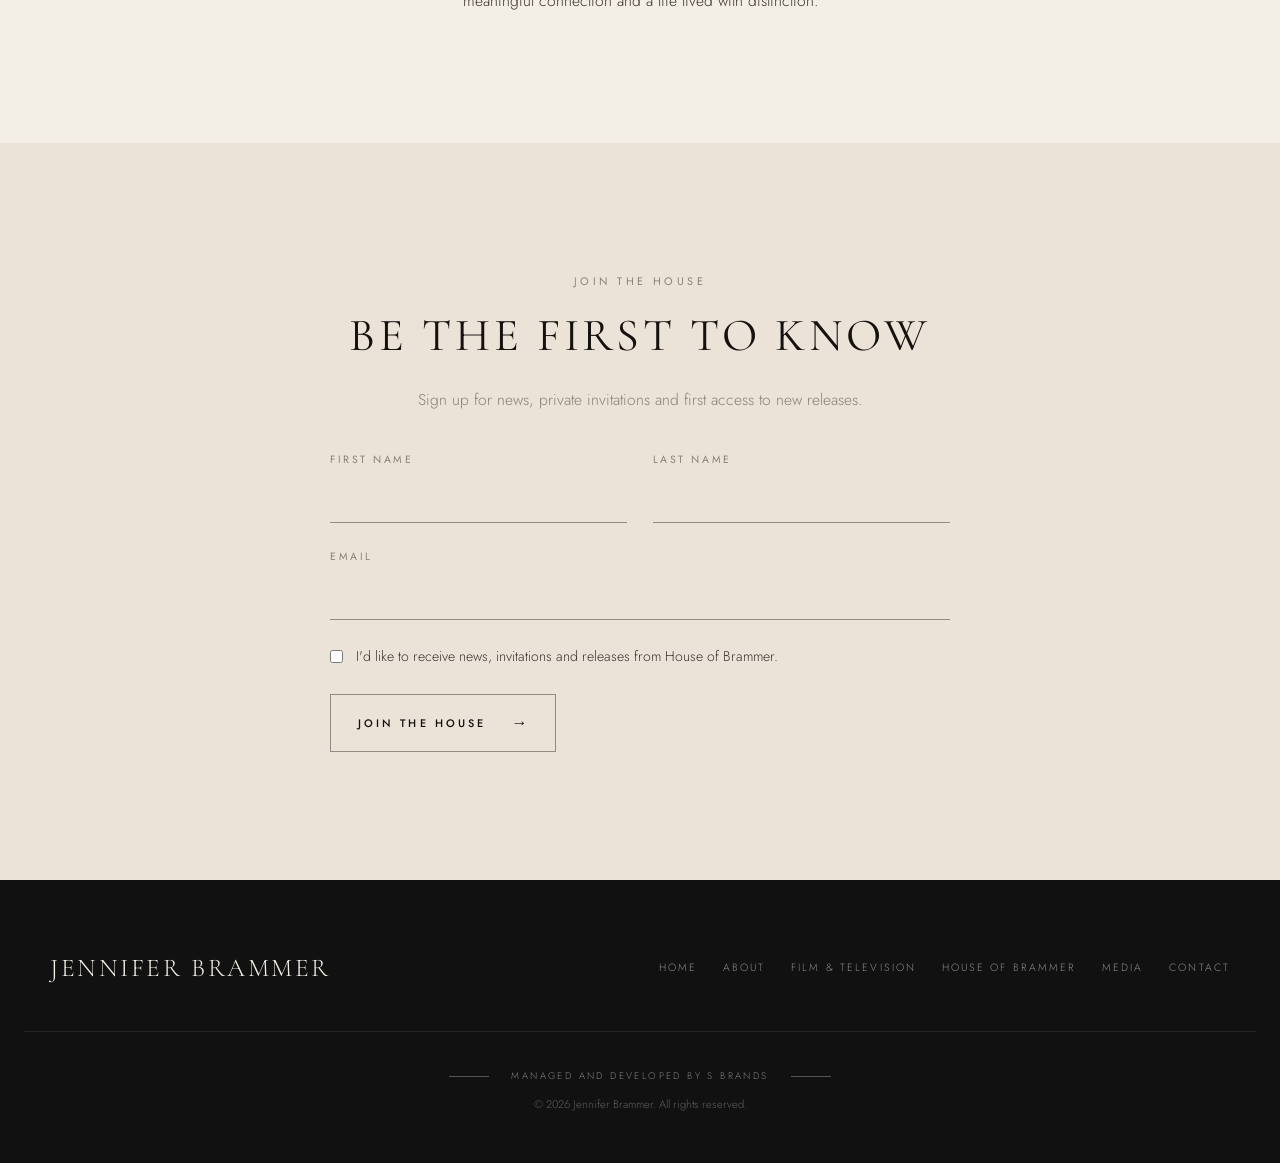
<file: house-of-brammer.html>
<!DOCTYPE html>
<html lang="en">
<head>
  <meta charset="utf-8">
  <meta name="viewport" content="width=device-width, initial-scale=1">
  <title>House of Brammer | Jennifer Brammer</title>
  <meta name="description" content="House of Brammer — the signature lifestyle brand of Jennifer Brammer. Join the list for news, invitations and releases.">
  <link rel="canonical" href="https://jenniferbrammer.com/house-of-brammer">
  <meta property="og:type" content="website">
  <meta property="og:site_name" content="Jennifer Brammer">
  <meta property="og:title" content="House of Brammer | Jennifer Brammer">
  <meta property="og:description" content="House of Brammer — the signature lifestyle brand of Jennifer Brammer. Join the list for news, invitations and releases.">
  <meta property="og:url" content="https://jenniferbrammer.com/house-of-brammer">
  <meta property="og:image" content="https://jenniferbrammer.com/images/og-image.jpg">
  <meta property="og:image:width" content="1200">
  <meta property="og:image:height" content="630">
  <meta property="og:image:alt" content="Jennifer Brammer">
  <meta name="twitter:card" content="summary_large_image">
  <meta name="twitter:title" content="House of Brammer | Jennifer Brammer">
  <meta name="twitter:description" content="House of Brammer — the signature lifestyle brand of Jennifer Brammer. Join the list for news, invitations and releases.">
  <meta name="twitter:image" content="https://jenniferbrammer.com/images/og-image.jpg">
  <link rel="preconnect" href="https://fonts.googleapis.com">
  <link rel="preconnect" href="https://fonts.gstatic.com" crossorigin>
  <link href="https://fonts.googleapis.com/css2?family=Cormorant+Garamond:ital,wght@0,400;0,500;1,400&family=Jost:wght@300;400;500;700&display=swap" rel="stylesheet">
  <link rel="icon" href="/favicon.ico" sizes="any">
  <link rel="icon" type="image/png" sizes="32x32" href="/favicon-32x32.png">
  <link rel="apple-touch-icon" href="/apple-touch-icon.png">
  <link rel="stylesheet" href="/styles.css">
</head>
<body>

  <header class="site-header" id="top">
    <a href="/" class="logo">Jennifer Brammer</a>
    <button class="menu-toggle" aria-label="Open menu" aria-expanded="false">
      <span></span><span></span>
    </button>
    <nav class="main-nav">
        <a href="/">Home</a>
        <a href="/about">About</a>
        <a href="/film-television">Film &amp; Television</a>
        <a href="/house-of-brammer" class="active" aria-current="page">House of Brammer</a>
        <a href="/media">Media</a>
        <a href="/contact">Contact</a>
    </nav>
  </header>

  <main>
    <section class="page-hero dark">
      <img class="section-bg" src="/images/house-of-brammer.jpg" alt="Golden hour terrace overlooking the sea" style="object-position: center;">
      <div class="section-shade"></div>
      <div class="container page-hero-content">
        <p class="eyebrow gold">Signature Lifestyle Brand</p>
        <h1>House of<br>Brammer</h1>
        <p class="tagline">A life of distinction.</p>
      </div>
    </section>

    <section class="luxe dark">
      <div class="container luxe-grid">
        <div class="photo luxe-photo">
          <img src="/images/jb-luxe.jpg" alt="JB Luxe — coming soon" width="1536" height="1024" loading="lazy">
        </div>
        <div class="luxe-text">
          <p class="eyebrow gold">Coming Soon</p>
          <h2>JB Luxe</h2>
          <hr class="rule">
          <p class="tagline">Founded by Jennifer Brammer</p>
          <a href="#join" class="btn light">Be the First to Know <span class="arrow">→</span></a>
        </div>
      </div>
    </section>

    <section class="section cream">
      <div class="container narrow center">
        <p class="eyebrow">The House</p>
        <h2>Beauty, Connection, Intention</h2>
        <hr class="rule centered">
        <p>House of Brammer is Jennifer Brammer's signature lifestyle brand — a celebration of beauty, meaningful connection and a life lived with distinction.</p>
      </div>
    </section>

    <section class="section sand" id="join">
      <div class="container narrow">
        <div class="center">
          <p class="eyebrow">Join the House</p>
          <h2>Be the First to Know</h2>
          <p class="muted-copy">Sign up for news, private invitations and first access to new releases.</p>
        </div>
        <form name="house-of-brammer" method="POST" action="/thank-you?form=society" data-netlify="true" netlify-honeypot="bot-field" class="form">
          <input type="hidden" name="subject" value="New House of Brammer signup">
          <p class="hidden-field"><label>Leave this field empty: <input name="bot-field" tabindex="-1" autocomplete="off"></label></p>
          <div class="form-row">
            <label class="field"><span>First name</span><input type="text" name="first-name" autocomplete="given-name" required></label>
            <label class="field"><span>Last name</span><input type="text" name="last-name" autocomplete="family-name"></label>
          </div>
          <label class="field"><span>Email</span><input type="email" name="email" autocomplete="email" required></label>
          <label class="check"><input type="checkbox" name="consent" value="yes" required><span>I'd like to receive news, invitations and releases from House of Brammer.</span></label>
          <button type="submit" class="btn">Join the House <span class="arrow">→</span></button>
        </form>
      </div>
    </section>
  </main>

  <footer class="site-footer">
    <div class="container footer-top">
      <a href="/" class="logo">Jennifer Brammer</a>
      <nav class="footer-nav">
        <a href="/">Home</a>
        <a href="/about">About</a>
        <a href="/film-television">Film &amp; Television</a>
        <a href="/house-of-brammer">House of Brammer</a>
        <a href="/media">Media</a>
        <a href="/contact">Contact</a>
      </nav>
    </div>
    <div class="footer-bottom">
      <p class="credit"><span class="line"></span>Managed and Developed by S Brands<span class="line"></span></p>
      <p class="copy">© <span id="year">2026</span> Jennifer Brammer. All rights reserved.</p>
    </div>
  </footer>

  <script src="/main.js"></script>
</body>
</html>
</file>
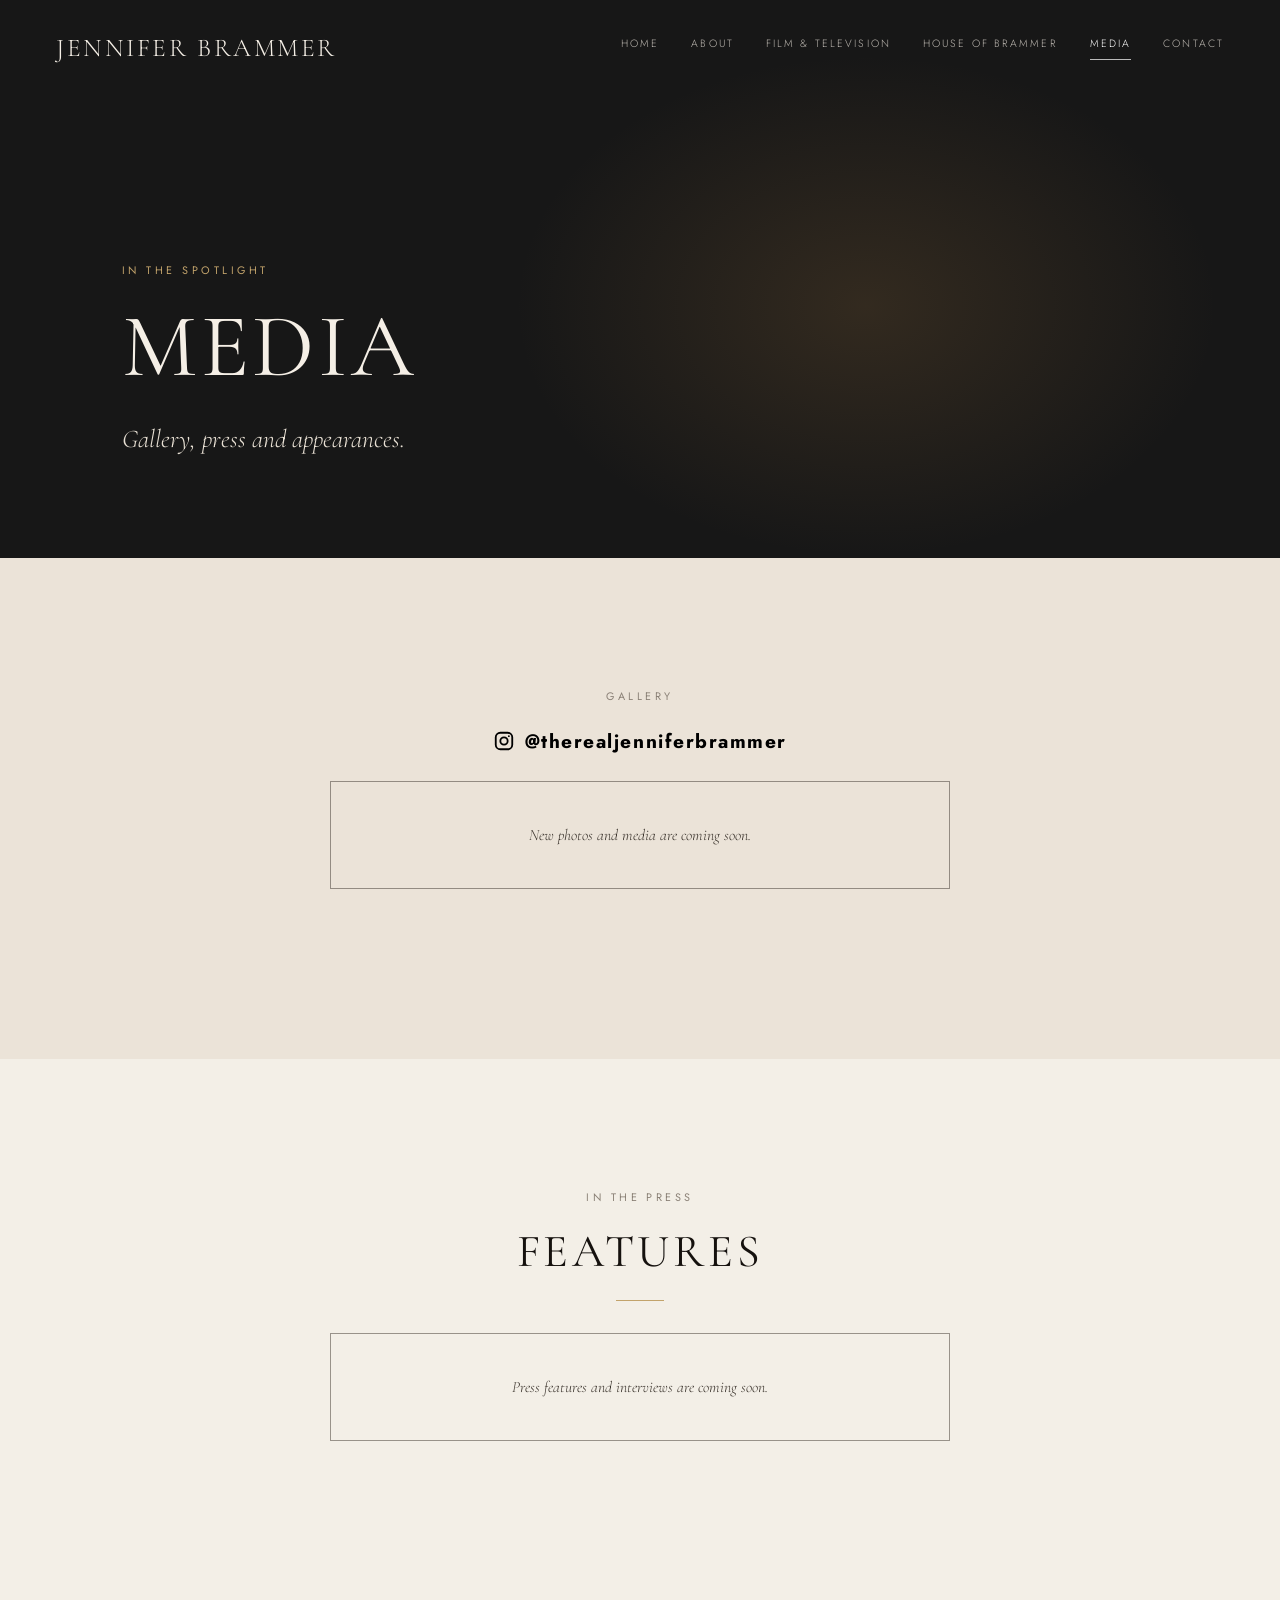
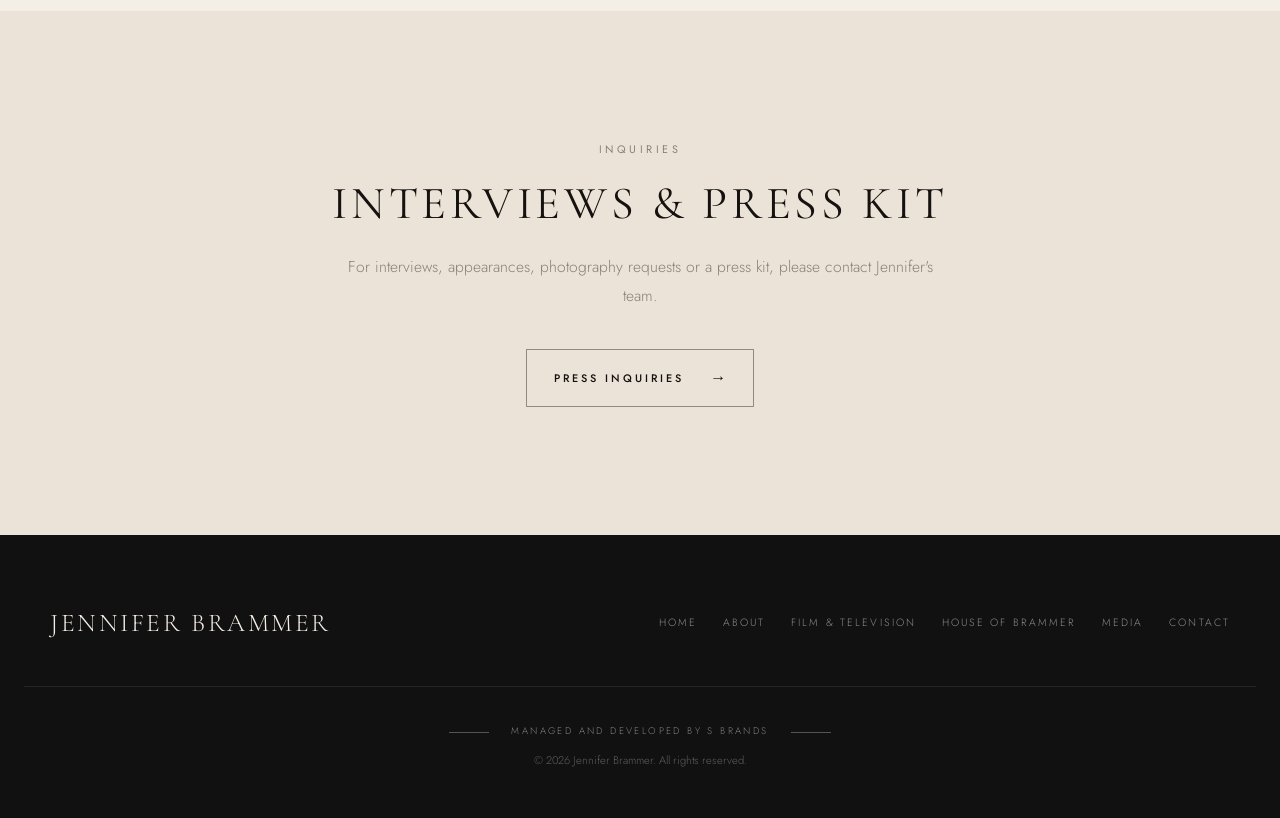
<file: media.html>
<!DOCTYPE html>
<html lang="en">
<head>
  <meta charset="utf-8">
  <meta name="viewport" content="width=device-width, initial-scale=1">
  <title>Media | Jennifer Brammer</title>
  <meta name="description" content="Photos, video, press features and interview inquiries for Jennifer Brammer.">
  <link rel="canonical" href="https://jenniferbrammer.com/media">
  <meta property="og:type" content="website">
  <meta property="og:site_name" content="Jennifer Brammer">
  <meta property="og:title" content="Media | Jennifer Brammer">
  <meta property="og:description" content="Photos, video, press features and interview inquiries for Jennifer Brammer.">
  <meta property="og:url" content="https://jenniferbrammer.com/media">
  <meta property="og:image" content="https://jenniferbrammer.com/images/og-image.jpg">
  <meta property="og:image:width" content="1200">
  <meta property="og:image:height" content="630">
  <meta property="og:image:alt" content="Jennifer Brammer">
  <meta name="twitter:card" content="summary_large_image">
  <meta name="twitter:title" content="Media | Jennifer Brammer">
  <meta name="twitter:description" content="Photos, video, press features and interview inquiries for Jennifer Brammer.">
  <meta name="twitter:image" content="https://jenniferbrammer.com/images/og-image.jpg">
  <link rel="preconnect" href="https://fonts.googleapis.com">
  <link rel="preconnect" href="https://fonts.gstatic.com" crossorigin>
  <link href="https://fonts.googleapis.com/css2?family=Cormorant+Garamond:ital,wght@0,400;0,500;1,400&family=Jost:wght@300;400;500;700&display=swap" rel="stylesheet">
  <link rel="icon" href="/favicon.ico" sizes="any">
  <link rel="icon" type="image/png" sizes="32x32" href="/favicon-32x32.png">
  <link rel="apple-touch-icon" href="/apple-touch-icon.png">
  <link rel="stylesheet" href="/styles.css">
</head>
<body>

  <header class="site-header" id="top">
    <a href="/" class="logo">Jennifer Brammer</a>
    <button class="menu-toggle" aria-label="Open menu" aria-expanded="false">
      <span></span><span></span>
    </button>
    <nav class="main-nav">
        <a href="/">Home</a>
        <a href="/about">About</a>
        <a href="/film-television">Film &amp; Television</a>
        <a href="/house-of-brammer">House of Brammer</a>
        <a href="/media" class="active" aria-current="page">Media</a>
        <a href="/contact">Contact</a>
    </nav>
  </header>

  <main>
    <section class="page-hero dark">
      <div class="glow"></div>
      <div class="container page-hero-content">
        <p class="eyebrow gold">In the Spotlight</p>
        <h1>Media</h1>
        <p class="tagline">Gallery, press and appearances.</p>
      </div>
    </section>

    <section class="section sand" id="gallery">
      <div class="container">
        <p class="eyebrow center">Gallery</p>
        <div class="ig-row"><a class="ig-link" href="https://www.instagram.com/therealjenniferbrammer" target="_blank" rel="noopener noreferrer" aria-label="Jennifer Brammer on Instagram (opens in a new tab)"><svg viewBox="0 0 24 24" width="22" height="22" aria-hidden="true"><rect x="3" y="3" width="18" height="18" rx="5" fill="none" stroke="currentColor" stroke-width="2"/><circle cx="12" cy="12" r="4" fill="none" stroke="currentColor" stroke-width="2"/><circle cx="17.3" cy="6.7" r="1" fill="currentColor"/></svg>@therealjenniferbrammer</a></div>
        <div class="empty-note narrow center" style="margin-left: auto; margin-right: auto;">
          <p>New photos and media are coming soon.</p>
        </div>
      </div>
    </section>
    <section class="section cream" id="press">
      <div class="container narrow center">
        <p class="eyebrow">In the Press</p>
        <h2>Features</h2>
        <hr class="rule centered">
        <div class="empty-note">
          <p>Press features and interviews are coming soon.</p>
        </div>
      </div>
    </section>

    <section class="section sand">
      <div class="container narrow center">
        <p class="eyebrow">Inquiries</p>
        <h2>Interviews &amp; Press Kit</h2>
        <p class="muted-copy">For interviews, appearances, photography requests or a press kit, please contact Jennifer's team.</p>
        <a href="/contact?type=press" class="btn">Press Inquiries <span class="arrow">→</span></a>
      </div>
    </section>
  </main>

  <footer class="site-footer">
    <div class="container footer-top">
      <a href="/" class="logo">Jennifer Brammer</a>
      <nav class="footer-nav">
        <a href="/">Home</a>
        <a href="/about">About</a>
        <a href="/film-television">Film &amp; Television</a>
        <a href="/house-of-brammer">House of Brammer</a>
        <a href="/media">Media</a>
        <a href="/contact">Contact</a>
      </nav>
    </div>
    <div class="footer-bottom">
      <p class="credit"><span class="line"></span>Managed and Developed by S Brands<span class="line"></span></p>
      <p class="copy">© <span id="year">2026</span> Jennifer Brammer. All rights reserved.</p>
    </div>
  </footer>

  <script src="/main.js"></script>
</body>
</html>
</file>
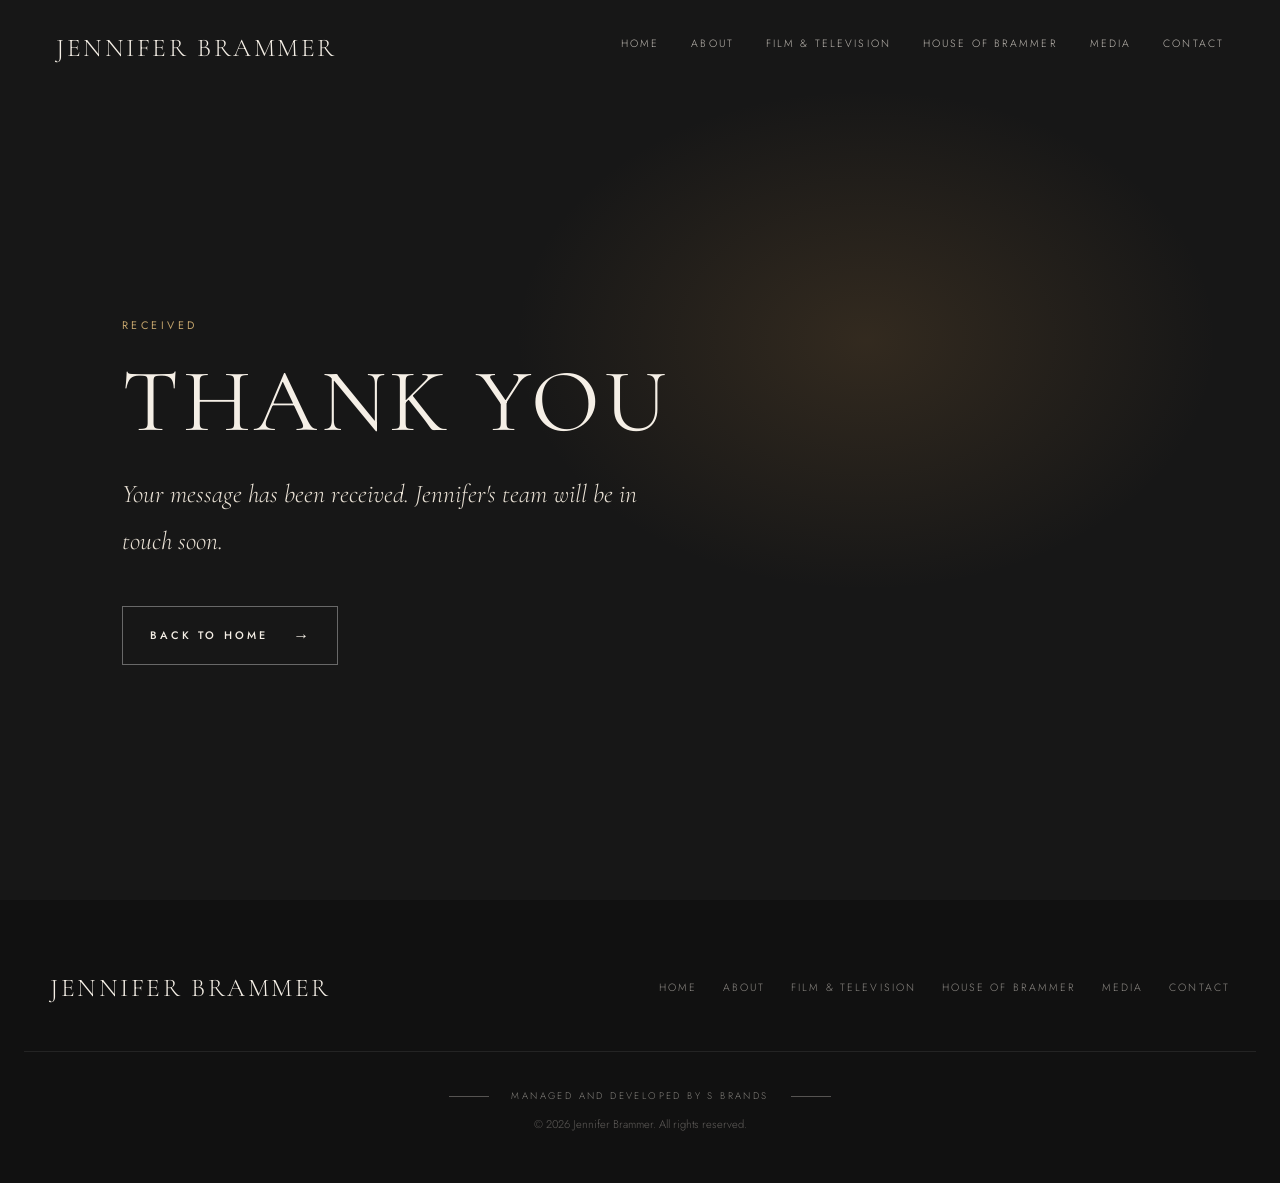
<file: thank-you.html>
<!DOCTYPE html>
<html lang="en">
<head>
  <meta charset="utf-8">
  <meta name="viewport" content="width=device-width, initial-scale=1">
  <title>Thank You | Jennifer Brammer</title>
  <meta name="description" content="Thank you for getting in touch.">
  <meta name="robots" content="noindex">
  <link rel="preconnect" href="https://fonts.googleapis.com">
  <link rel="preconnect" href="https://fonts.gstatic.com" crossorigin>
  <link href="https://fonts.googleapis.com/css2?family=Cormorant+Garamond:ital,wght@0,400;0,500;1,400&family=Jost:wght@300;400;500;700&display=swap" rel="stylesheet">
  <link rel="icon" href="/favicon.ico" sizes="any">
  <link rel="icon" type="image/png" sizes="32x32" href="/favicon-32x32.png">
  <link rel="apple-touch-icon" href="/apple-touch-icon.png">
  <link rel="stylesheet" href="/styles.css">
</head>
<body>

  <header class="site-header" id="top">
    <a href="/" class="logo">Jennifer Brammer</a>
    <button class="menu-toggle" aria-label="Open menu" aria-expanded="false">
      <span></span><span></span>
    </button>
    <nav class="main-nav">
        <a href="/">Home</a>
        <a href="/about">About</a>
        <a href="/film-television">Film &amp; Television</a>
        <a href="/house-of-brammer">House of Brammer</a>
        <a href="/media">Media</a>
        <a href="/contact">Contact</a>
    </nav>
  </header>

  <main>
    <section class="page-hero dark full">
      <div class="glow"></div>
      <div class="container page-hero-content">
        <p class="eyebrow gold">Received</p>
        <h1>Thank You</h1>
        <p class="tagline" id="thanks-msg">Your message has been received. Jennifer's team will be in touch soon.</p>
        <a href="/" class="btn light">Back to Home <span class="arrow">→</span></a>
      </div>
    </section>
  </main>

  <footer class="site-footer">
    <div class="container footer-top">
      <a href="/" class="logo">Jennifer Brammer</a>
      <nav class="footer-nav">
        <a href="/">Home</a>
        <a href="/about">About</a>
        <a href="/film-television">Film &amp; Television</a>
        <a href="/house-of-brammer">House of Brammer</a>
        <a href="/media">Media</a>
        <a href="/contact">Contact</a>
      </nav>
    </div>
    <div class="footer-bottom">
      <p class="credit"><span class="line"></span>Managed and Developed by S Brands<span class="line"></span></p>
      <p class="copy">© <span id="year">2026</span> Jennifer Brammer. All rights reserved.</p>
    </div>
  </footer>

  <script src="/main.js"></script>
</body>
</html>
</file>
<file: styles.css>
:root {
  --ink: #15110e;
  --ink-2: #1c1814;
  --cream: #f3efe7;
  --sand: #ebe3d8;
  --text: #3a332c;
  --muted: #8a8076;
  --gold: #c2a36b;
  --line-dark: rgba(255, 255, 255, 0.35);
  --line-light: rgba(40, 32, 25, 0.45);
  --serif: "Cormorant Garamond", Georgia, serif;
  --sans: "Jost", "Helvetica Neue", Arial, sans-serif;
}

* { box-sizing: border-box; margin: 0; padding: 0; }
html { scroll-behavior: smooth; }
body {
  font-family: var(--sans);
  font-weight: 300;
  color: var(--text);
  background: var(--ink);
  -webkit-font-smoothing: antialiased;
}
a { color: inherit; text-decoration: none; }

.container { width: min(1180px, 100% - 3rem); margin: 0 auto; position: relative; z-index: 2; }
.narrow { max-width: 620px; }
.center { text-align: center; }

/* Type */
h1, h2 { font-family: var(--serif); font-weight: 400; text-transform: uppercase; line-height: 1.02; }
h1 { font-size: clamp(3.2rem, 8vw, 6.4rem); letter-spacing: 0.04em; color: #f5efe6; }
h2 { font-size: clamp(2rem, 3.6vw, 2.9rem); letter-spacing: 0.08em; margin-bottom: 1.6rem; color: var(--ink); }
.dark h2 { color: #f5efe6; }
.eyebrow {
  font-size: 0.68rem; letter-spacing: 0.32em; text-transform: uppercase;
  color: var(--muted); margin-bottom: 1.3rem; font-weight: 400;
}
.eyebrow.gold { color: var(--gold); }
.tagline { font-family: var(--serif); font-style: italic; font-size: clamp(1.3rem, 2vw, 1.75rem); color: #e8e0d4; margin: 1.4rem 0 2.6rem; }
p { line-height: 1.85; font-size: 0.98rem; }

/* Buttons */
.btn {
  display: inline-flex; align-items: center; gap: 1.6rem;
  padding: 1.05rem 1.7rem; border: 1px solid var(--line-light);
  font-size: 0.68rem; letter-spacing: 0.28em; text-transform: uppercase; font-weight: 500;
  color: var(--ink); transition: background 0.3s, color 0.3s, border-color 0.3s;
}
.btn:hover { background: var(--ink); color: var(--cream); border-color: var(--ink); }
.btn.light { color: #f5efe6; border-color: var(--line-dark); }
.btn.light:hover { background: #f5efe6; color: var(--ink); border-color: #f5efe6; }
.arrow { font-size: 1rem; letter-spacing: 0; transition: transform 0.3s; }
.btn:hover .arrow { transform: translateX(4px); }

/* Header */
.site-header {
  position: absolute; top: 0; left: 0; right: 0; z-index: 20;
  display: flex; align-items: center; justify-content: space-between;
  padding: 2rem 3.5rem;
}
.logo { font-family: var(--serif); font-size: 1.6rem; letter-spacing: 0.1em; text-transform: uppercase; color: #f5efe6; }
.main-nav { display: flex; gap: 2rem; }
.main-nav a, .footer-nav a {
  font-size: 0.66rem; letter-spacing: 0.2em; text-transform: uppercase;
  color: rgba(245, 239, 230, 0.75); padding-bottom: 0.5rem; border-bottom: 1px solid transparent;
  transition: color 0.3s, border-color 0.3s;
}
.main-nav a:hover, .main-nav a.active { color: #fff; border-color: rgba(255,255,255,0.7); }
.menu-toggle { display: none; background: none; border: 0; cursor: pointer; width: 28px; height: 18px; position: relative; }
.menu-toggle span { position: absolute; left: 0; right: 0; height: 1px; background: #f5efe6; transition: transform 0.3s, top 0.3s; }
.menu-toggle span:first-child { top: 5px; }
.menu-toggle span:last-child { top: 12px; }

/* Dark sections */
.dark {
  position: relative; overflow: hidden; color: #e8e0d4;
  background: linear-gradient(180deg, var(--ink-2), var(--ink));
}
.glow {
  position: absolute; width: 700px; height: 500px; right: 5%; top: 10%;
  background: radial-gradient(closest-side, rgba(150, 110, 60, 0.22), transparent);
  pointer-events: none;
}
.hero { min-height: 100vh; max-height: 980px; display: flex; align-items: center; padding: 8rem 0 6rem; }
.hero-content { padding-left: 4.5rem; }

.society { padding: 12rem 0 10rem; }
.society-content { padding-left: 4.5rem; }
.frame { position: absolute; inset: 10px; border: 1px solid rgba(255,255,255,0.06); pointer-events: none; }

/* Placeholder labels */
.placeholder-label {
  position: absolute; right: 1.8rem; bottom: 1.6rem; z-index: 3;
  display: flex; flex-direction: column; align-items: flex-end; gap: 0.35rem;
  font-size: 0.58rem; letter-spacing: 0.2em; text-transform: uppercase; color: rgba(232, 224, 212, 0.45);
  text-align: right;
}
.placeholder-label strong {
  color: var(--gold); font-weight: 500; padding-bottom: 0.35rem;
  border-bottom: 1px dashed var(--gold); margin-bottom: 0.2rem;
}
.placeholder-label.inside { left: 1.1rem; right: 1.1rem; bottom: 1.1rem; align-items: flex-start; text-align: left; }

/* Photo blocks */
.photo { position: relative; overflow: hidden; }
.photo::before { content: ""; position: absolute; inset: 8px; border: 1px solid rgba(255,255,255,0.08); z-index: 1; }
.light-photo { background: radial-gradient(circle at 65% 30%, #faf8f3 0%, #ddd5c8 45%, #cbc1b2 100%); }
.light-photo::before { border-color: rgba(120, 100, 80, 0.15); }
.light-photo .placeholder-label { color: rgba(80, 66, 52, 0.45); }
.light-photo .placeholder-label strong { color: #4a3f34; border-color: #4a3f34; }
.dark-photo { background: radial-gradient(circle at 70% 25%, rgba(140, 100, 55, 0.3), transparent 45%), radial-gradient(circle at 20% 80%, rgba(140,100,55,0.15), transparent 40%), var(--ink-2); }
.dark-photo .placeholder-label strong { color: #e8e0d4; border-color: #e8e0d4; }
.ratio-43 { aspect-ratio: 4 / 3; }

/* Cream sections */
.cream { background: var(--cream); }
.sand { background: var(--sand); }
.about { padding: 9rem 0; }
.about-grid { display: grid; grid-template-columns: 1fr 1fr; gap: 6rem; align-items: center; }
.about-text h2 { margin-bottom: 2rem; }
.rule { width: 48px; border: 0; border-top: 1px solid var(--gold); margin-bottom: 2rem; }
.about-text p { max-width: 520px; margin-bottom: 2.2rem; font-size: 0.92rem; }

.film { padding: 10rem 0; }
.film p { margin-bottom: 2.6rem; font-size: 0.92rem; }

.gallery { padding: 9rem 0; }
.gallery h2 { margin-bottom: 2.6rem; }
.gallery-grid { display: grid; grid-template-columns: repeat(5, 1fr); gap: 0.8rem; margin-bottom: 3rem; }
.gallery-grid .photo { aspect-ratio: 4 / 5; }
.btn-row { display: flex; gap: 1rem; justify-content: center; flex-wrap: wrap; }

/* Footer */
.site-footer { background: #111; padding: 4.5rem 0 3rem; }
.footer-top { display: flex; justify-content: space-between; align-items: center; padding-bottom: 3rem; }
.footer-nav { display: flex; gap: 1.6rem; flex-wrap: wrap; }
.footer-nav a { color: rgba(245, 239, 230, 0.55); padding: 0; }
.footer-nav a:hover { color: #fff; }
.footer-bottom { border-top: 1px solid rgba(255,255,255,0.08); width: min(1280px, 100% - 3rem); margin: 0 auto; padding-top: 2.5rem; text-align: center; }
.credit {
  display: flex; align-items: center; justify-content: center; gap: 1.4rem;
  font-size: 0.6rem; letter-spacing: 0.25em; text-transform: uppercase; color: rgba(245,239,230,0.5); line-height: 1;
}
.credit .line { width: 40px; height: 1px; background: rgba(245,239,230,0.3); }
.copy { font-size: 0.7rem; color: rgba(245,239,230,0.35); margin-top: 0.8rem; }

/* Tablet */
@media (max-width: 1100px) {
  .main-nav { gap: 1.2rem; }
  .site-header { padding: 2rem; }
}

/* Mobile */
@media (max-width: 900px) {
  .site-header { padding: 1.6rem 1.5rem; }
  .logo { font-size: 1.3rem; }
  .menu-toggle { display: block; z-index: 30; }
  .main-nav {
    position: fixed; inset: 0; background: rgba(17, 14, 12, 0.98);
    flex-direction: column; align-items: center; justify-content: center; gap: 1.8rem;
    opacity: 0; visibility: hidden; transition: opacity 0.3s;
  }
  .main-nav a { font-size: 0.85rem; }
  .site-header.open .main-nav { opacity: 1; visibility: visible; }
  .site-header.open .menu-toggle span:first-child { top: 8px; transform: rotate(45deg); }
  .site-header.open .menu-toggle span:last-child { top: 8px; transform: rotate(-45deg); }

  .hero { min-height: 0; padding: 9rem 0 10rem; }
  .hero-content, .society-content { padding-left: 0; }
  .hero .placeholder-label { left: 1.5rem; right: 1.5rem; }
  .society { padding: 7rem 0 10rem; }
  .society .placeholder-label { left: 1.5rem; right: 1.5rem; }
  .tagline { margin: 1rem 0 2rem; }

  .about { padding: 2rem 0 5rem; }
  .about-grid { grid-template-columns: 1fr; gap: 3rem; }
  .film, .gallery { padding: 6rem 0; }
  .gallery-grid { grid-template-columns: 1fr 1fr; }
  .gallery-grid .wide-mobile { grid-column: 1 / -1; aspect-ratio: 16 / 9; }
  .btn-row { flex-direction: column; align-items: center; }

  .footer-top { flex-direction: column; gap: 2rem; text-align: center; }
  .footer-nav { justify-content: center; }
  .credit .line { width: 24px; }
}

/* About photo */
.about-photo { aspect-ratio: 4 / 5; max-width: 480px; width: 100%; justify-self: center; background: var(--ink-2); }
.about-photo img { width: 100%; height: 100%; object-fit: cover; object-position: center 15%; display: block; }

/* House of Brammer background photo */
.section-bg { position: absolute; inset: 0; width: 100%; height: 100%; object-fit: cover; object-position: center; z-index: 0; }
.section-shade {
  position: absolute; inset: 0; z-index: 1; pointer-events: none;
  background: linear-gradient(90deg, rgba(15, 12, 10, 0.82) 0%, rgba(15, 12, 10, 0.55) 45%, rgba(15, 12, 10, 0.15) 100%);
}
.society .frame { z-index: 2; border-color: rgba(255, 255, 255, 0.18); }
@media (max-width: 900px) {
  .section-bg { object-position: 60% center; }
  .section-shade { background: rgba(15, 12, 10, 0.6); }
}

/* Gallery media */
.gallery-media { background: var(--ink-2); }
.gallery-media video, .gallery-media img { position: absolute; inset: 0; width: 100%; height: 100%; object-fit: cover; display: block; }
.gallery-media video { object-position: center top; }

/* Hero photo */
.hero { background: #171717; }
.hero-img {
  position: absolute; top: 0; right: 0; z-index: 0;
  width: 58%; height: 100%; object-fit: cover; object-position: center 15%;
}
.hero-shade {
  position: absolute; inset: 0; z-index: 1; pointer-events: none;
  background:
    linear-gradient(90deg, #171717 0%, #171717 40%, rgba(23, 23, 23, 0.6) 55%, rgba(23, 23, 23, 0) 75%),
    linear-gradient(0deg, rgba(23, 23, 23, 0.6) 0%, rgba(23, 23, 23, 0) 25%);
}
@media (max-width: 900px) {
  .hero { min-height: 100svh; align-items: flex-end; padding-bottom: 5rem; }
  .hero-img { width: 100%; object-position: center 10%; }
  .hero-shade {
    background: linear-gradient(0deg, rgba(23, 23, 23, 0.95) 0%, rgba(23, 23, 23, 0.6) 40%, rgba(23, 23, 23, 0.1) 70%);
  }
}

/* Inner page hero */
.page-hero { min-height: 62vh; display: flex; align-items: flex-end; padding: 11rem 0 6rem; background: #171717; }
.page-hero.full { min-height: 100vh; align-items: center; }
.page-hero-content { padding-left: 4.5rem; }
.page-hero h1 { font-size: clamp(2.8rem, 7vw, 5.6rem); }
.page-hero .tagline { margin-bottom: 0; }
.page-hero.full .tagline { margin-bottom: 2.6rem; max-width: 560px; }

/* Generic sections */
.section { padding: 8rem 0; }
.rule.centered { margin-left: auto; margin-right: auto; }
.muted-copy { color: var(--muted); margin-bottom: 2.4rem; }
.empty-note { border: 1px solid var(--line-light); padding: 2.4rem 2rem; margin-bottom: 2.6rem; font-family: var(--serif); font-style: italic; font-size: 1.3rem; }
.about-text p + p { margin-top: -1rem; }
.btn-row.left { justify-content: flex-start; }

/* Full gallery */
.gallery-page-grid { display: grid; grid-template-columns: repeat(4, 1fr); gap: 0.8rem; margin-bottom: 3rem; }
.gallery-page-grid .photo { aspect-ratio: 4 / 5; margin: 0; }

/* Forms */
.form { display: grid; gap: 1.6rem; margin-top: 2.4rem; text-align: left; }
.form-row { display: grid; grid-template-columns: 1fr 1fr; gap: 1.6rem; }
.field { display: grid; gap: 0.6rem; }
.field span { font-size: 0.66rem; letter-spacing: 0.24em; text-transform: uppercase; color: var(--muted); font-weight: 400; }
.field input, .field select, .field textarea {
  font: inherit; font-size: 0.98rem; color: var(--ink); background: transparent;
  border: 0; border-bottom: 1px solid var(--line-light); padding: 0.7rem 0; border-radius: 0; width: 100%;
}
.field select { appearance: none; background: url("data:image/svg+xml,%3Csvg xmlns='http://www.w3.org/2000/svg' width='10' height='6'%3E%3Cpath d='M0 0l5 6 5-6z' fill='%238a8076'/%3E%3C/svg%3E") right center no-repeat; cursor: pointer; }
.field textarea { resize: vertical; border: 1px solid var(--line-light); padding: 0.9rem; }
.field input:focus, .field select:focus, .field textarea:focus { outline: none; border-color: var(--gold); }
.check { display: flex; gap: 0.8rem; align-items: flex-start; font-size: 0.88rem; line-height: 1.6; }
.check input { margin-top: 0.3rem; accent-color: var(--ink); }
.form .btn { justify-self: start; background: none; cursor: pointer; font-family: inherit; }
.hidden-field { position: absolute; left: -9999px; width: 1px; height: 1px; overflow: hidden; }

@media (max-width: 900px) {
  .page-hero { min-height: 50vh; padding: 9rem 0 4rem; }
  .page-hero-content { padding-left: 0; }
  .section { padding: 5rem 0; }
  .gallery-page-grid { grid-template-columns: 1fr 1fr; }
  .form-row { grid-template-columns: 1fr; }
  .btn-row.left { align-items: flex-start; }
}

/* JB Luxe */
.luxe { padding: 8rem 0; background: #000; }
.luxe-grid { display: grid; grid-template-columns: 1.3fr 1fr; gap: 5rem; align-items: center; }
.luxe-photo { aspect-ratio: 3 / 2; background: #000; }
.luxe-photo img { width: 100%; height: 100%; object-fit: cover; display: block; }
.luxe .tagline { margin: 0 0 2.6rem; }
@media (max-width: 900px) {
  .luxe { padding: 5rem 0; }
  .luxe-grid { grid-template-columns: 1fr; gap: 2.5rem; text-align: center; }
  .luxe .rule { margin-left: auto; margin-right: auto; }
}

/* Instagram link above gallery */
.ig-row { display: flex; justify-content: center; margin-bottom: 1.4rem; }
.ig-link {
  display: inline-flex; align-items: center; gap: 0.6rem;
  font-size: 1.2rem; letter-spacing: 0.08em; color: #000; font-weight: 700;
  border-bottom: 1px solid transparent; padding-bottom: 0.2rem; transition: border-color 0.3s;
}
.ig-link:hover { border-color: #000; }

/* SEO: visual-only heading styles so semantic tags can change without changing the look */
.hero-title { font-family: var(--serif); font-weight: 400; text-transform: uppercase; line-height: 1.02; letter-spacing: 0.04em; color: #f5efe6; font-size: clamp(2.8rem, 7vw, 5.6rem); }
h1.as-h2 { font-size: clamp(2rem, 3.6vw, 2.9rem); letter-spacing: 0.08em; color: var(--ink); margin-bottom: 2rem; }
</file>
